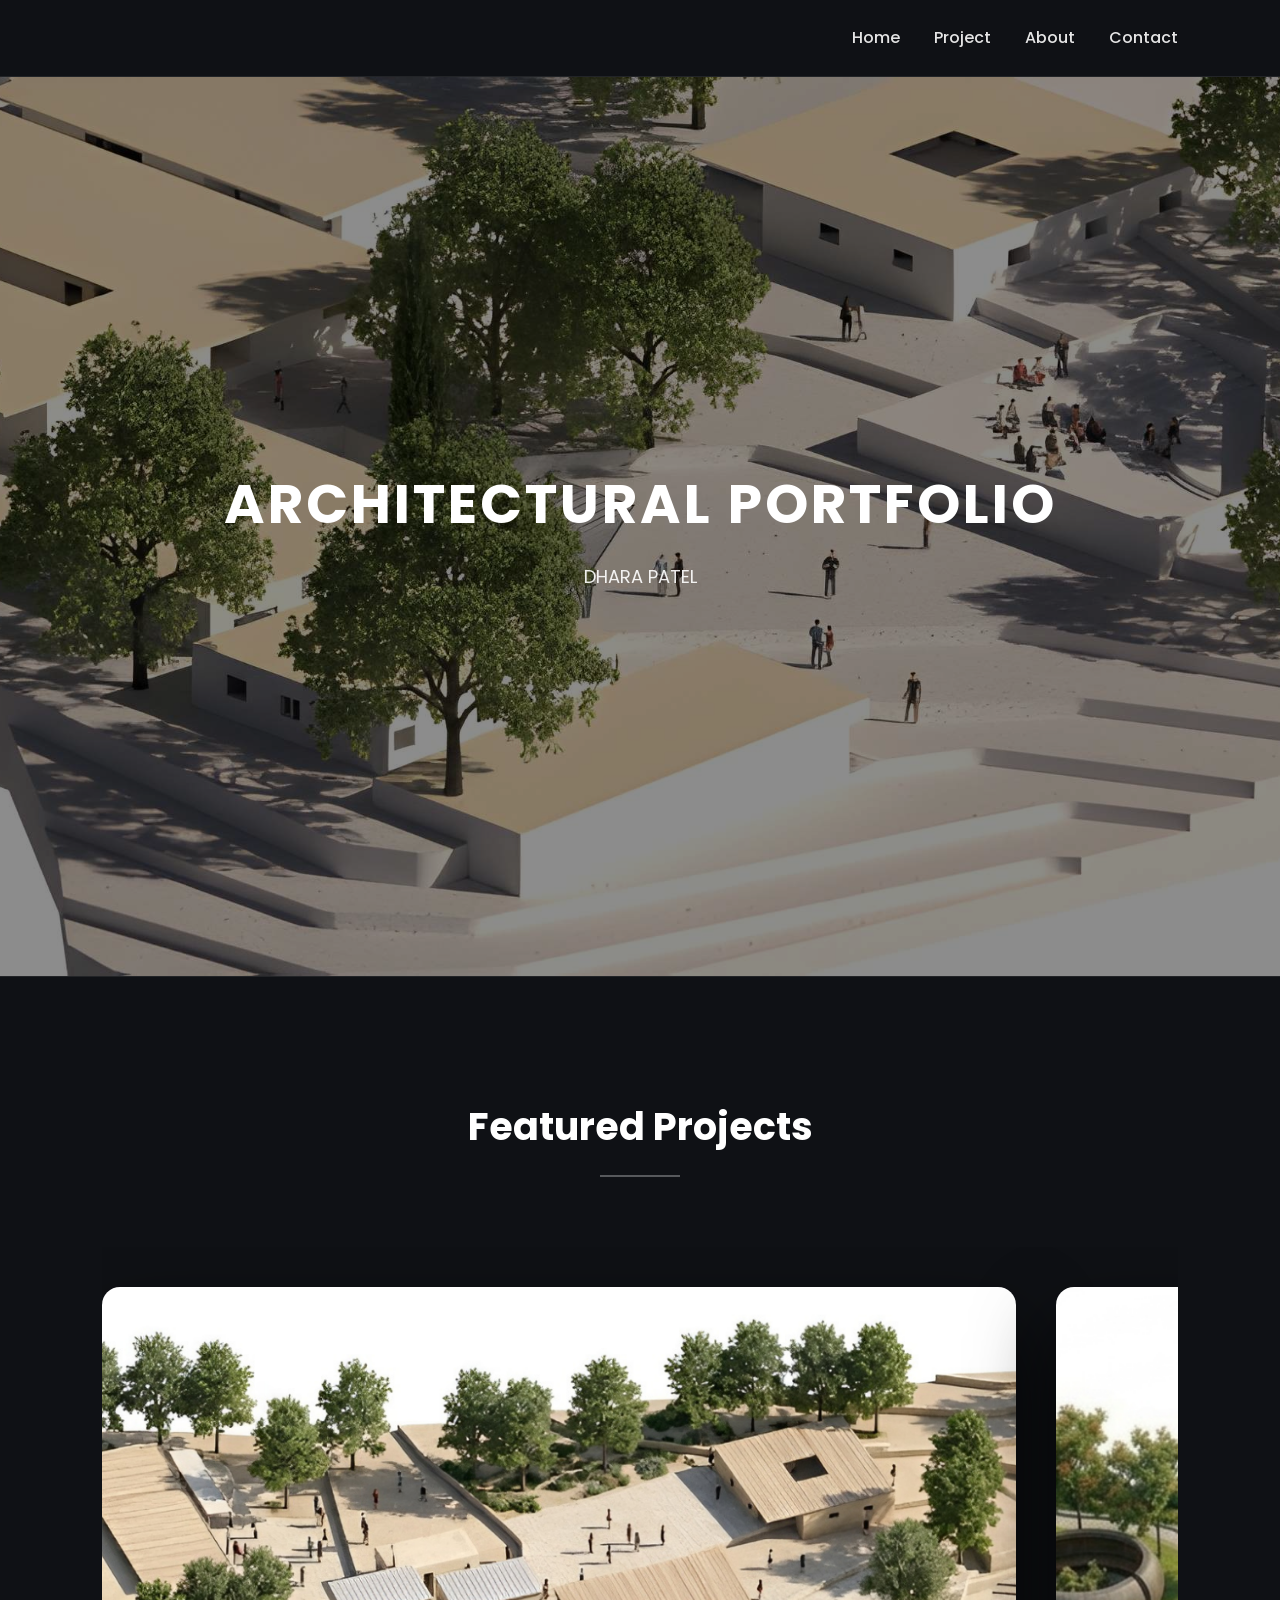
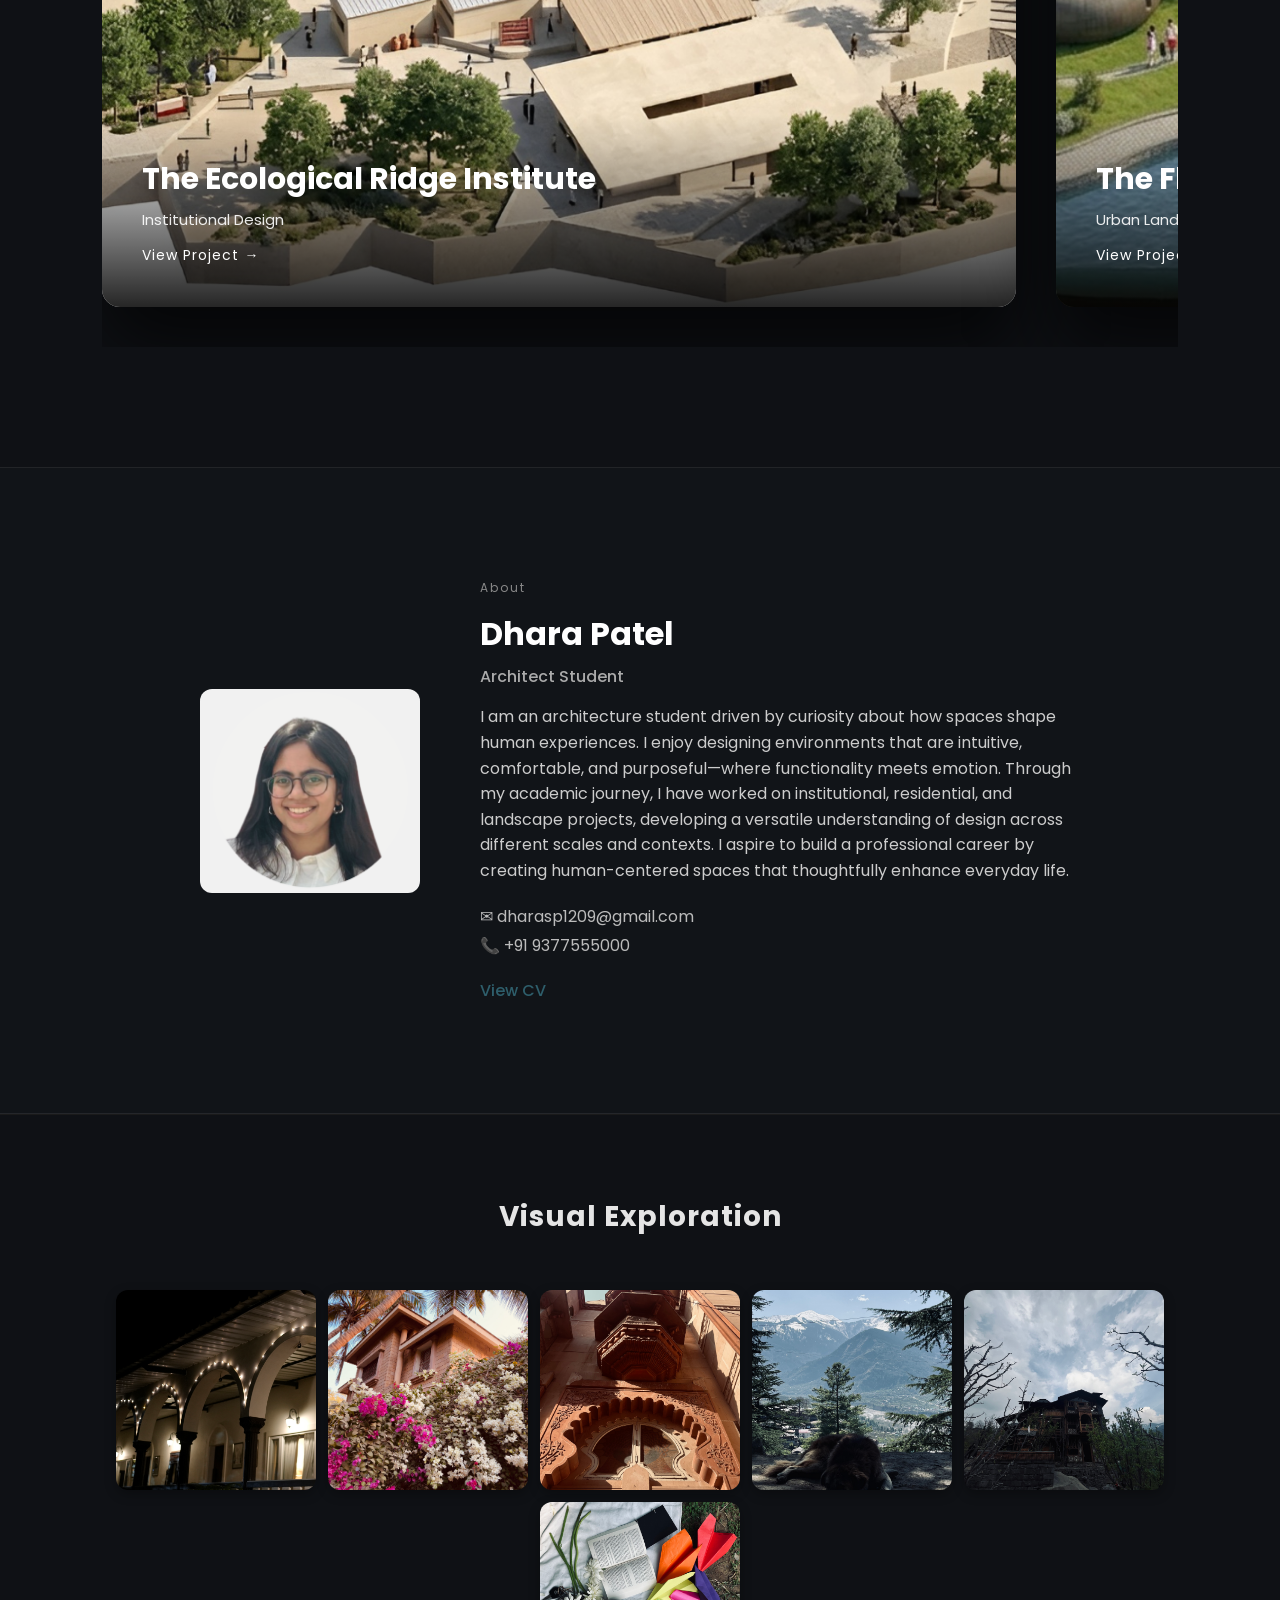
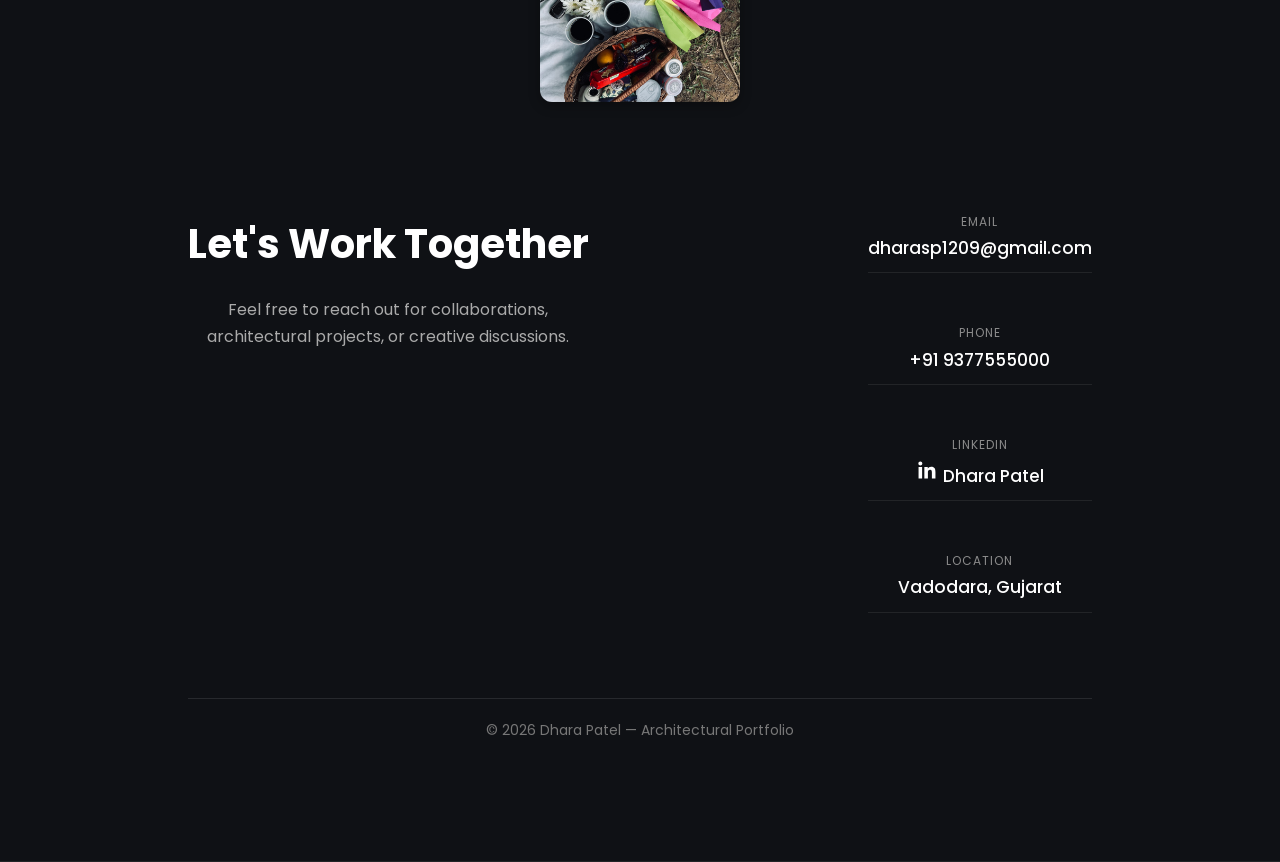
<file: index.html>
<!DOCTYPE html>
<html lang="en">

<head>

<meta charset="UTF-8">
<title>Architectural Portfolio</title>

<link rel="stylesheet" href="style.css">

<link href="https://fonts.googleapis.com/css2?family=Poppins:wght@300;500;700&display=swap" rel="stylesheet">

<style>
html{
scroll-behavior:smooth;
}
</style>

</head>


<body>


<!-- HEADER -->

<header>

<div class="logo"></div>

<nav>
<a href="index.html" >Home</a>
<a href="#gallery">Project</a>
<a href="#about">About</a>
<a href="#contact">Contact</a>
</nav>

</header>



<!-- HERO SECTION -->

<section class="hero">

<div class="hero-content">

<h1>ARCHITECTURAL PORTFOLIO</h1>
<p>DHARA PATEL</p>

</div>

</section>



<!-- FEATURED PROJECT SLIDER -->

<section id="gallery" class="projects-section">

<h2 class="projects-title">Featured Projects</h2>

<div class="projects-container">


<a href="project4.html" class="project-item">
<img src="PROJECT 01 - 05.png">

<div class="project-overlay">
<h3>The Ecological Ridge Institute</h3>
<p>Institutional Design</p>
<span>View Project →</span>
</div>

</a>



<a href="project1.html" class="project-item">
<img src="PROJECT 02 - 03 (1).png">

<div class="project-overlay">
<h3>The Flowpark</h3>
<p>Urban Landscape Design</p>
<span>View Project →</span>
</div>

</a>



<a href="project2.html" class="project-item">
<img src="PROJECT 03 - 01 (2).png" class="small-image3">

<div class="project-overlay">
<h3>Leisure Pod</h3>
<p>Compact Leisure Space</p>
<span>View Project →</span>
</div>

</a>



<a href="project3.html" class="project-item">
<img src="PROJECT 04 - 01 (2).png">

<div class="project-overlay">
<h3>The Loomyard</h3>
<p>A Weaving Cultural Hub</p>
<span>View Project →</span>
</div>

</a>
<a href="project5.html" class="project-item">
<img src="Gemini_Generated_Image_v9sd4rv9sd4rv9sd.png">

<div class="project-overlay">
<h3>Riva</h3>

<span>View Project →</span>
</div>

</a>
</section>



<!-- ABOUT SECTION -->

<section class="about-section" id="about">

<div class="profile-container">


<div class="profile-image">
<img src="profile.png" alt="Profile Photo">
</div>








<div class="profile-info">

<p class="profile-tag">About</p>

<h2>Dhara Patel</h2>

<h4>Architect Student</h4>


<p class="profile-desc">

I am an architecture student driven by curiosity about how spaces shape human experiences.
I enjoy designing environments that are intuitive, comfortable, and purposeful—where functionality meets emotion.

Through my academic journey, I have worked on institutional, residential, and landscape projects, developing a versatile understanding of design across different scales and contexts.

I aspire to build a professional career by creating human-centered spaces that thoughtfully enhance everyday life.

</p>



<div class="contact-info" id="contact">

<p>✉ dharasp1209@gmail.com</p>

<p>📞 +91 9377555000</p>

</div>



<a href="CV 1.png" target="_blank" class="cv-btn">View CV</a>

</div>

</div>

</section>

<section class="visual-section">

<h2 class="visual-title">Visual Exploration</h2>


<div class="image-gallery">
  <a href="#img1"><img src="IMG_0175.JPEG"></a>
  <a href="#img2"><img src="IMG_2571.jpg"></a>
  <a href="#img3"><img src="IMG_6272.jpg"></a>
  <a href="#img4"><img src="IMG_7565.jpg"></a>
  <a href="#img5"><img src="IMG_8298.jpg"></a>
  <a href="#img6"><img src="IMG_9705.jpg"></a>
</div>

<!-- Lightbox -->
<div id="img1" class="lightbox"><a href="#"><img src="IMG_0175.JPEG"></a></div>
<div id="img2" class="lightbox"><a href="#"><img src="IMG_2571.jpg"></a></div>
<div id="img3" class="lightbox"><a href="#"><img src="IMG_6272.jpg"></a></div>
<div id="img4" class="lightbox"><a href="#"><img src="IMG_7565.jpg"></a></div>
<div id="img5" class="lightbox"><a href="#"><img src="IMG_8298.jpg"></a></div>
<div id="img6" class="lightbox"><a href="#"><img src="IMG_9705.jpg"></a></div>



<footer class="footer">

<div class="footer-container">


<div class="footer-left">

<h2>Let's Work Together</h2>

<p>
Feel free to reach out for collaborations, architectural projects, or creative discussions.
</p>

</div>



<div class="footer-right">


<div class="footer-contact">

<p>Email</p>

<a href="https://mail.google.com/mail/?view=cm&fs=1&to=dharasp1209@gmail.com" target="_blank">
dharasp1209@gmail.com
</a>
</div>



<div class="footer-contact">

<p>Phone</p>

<a href="tel:+919377555000">+91 9377555000</a>

</div>





<div class="footer-contact">

<p>LinkedIn</p>

<a href="https://www.linkedin.com/in/dhara-patel-5b76373b4?utm_source=share_via&utm_content=profile&utm_medium=member_ios" target="_blank" class="linkedin-link">

<svg xmlns="http://www.w3.org/2000/svg" width="24" height="24" fill="currentColor" viewBox="0 0 24 24">

<path d="M20.447 20.452H16.89v-5.569c0-1.327-.026-3.036-1.849-3.036-1.849 0-2.132 1.445-2.132 2.939v5.666H9.354V9h3.414v1.561h.049c.476-.9 1.637-1.849 3.368-1.849 3.6 0 4.264 2.368 4.264 5.455v6.285zM5.337 7.433c-1.099 0-1.99-.891-1.99-1.99s.891-1.99 1.99-1.99c1.099 0 1.99.891 1.99 1.99s-.891 1.99-1.99 1.99zM7.119 20.452H3.555V9h3.564v11.452z"/>

</svg>

<span>Dhara Patel</span>

</a>

</div>

<div class="footer-contact">

<p>Location</p>

<span>Vadodara, Gujarat</span>

</div>



</div>

</div>



<div class="footer-bottom">

<p>© 2026 Dhara Patel — Architectural Portfolio</p>

</div>

</footer>



<script>

const projects = document.querySelectorAll(".project-item");

const observer = new IntersectionObserver((entries) => {

entries.forEach(entry => {

if(entry.isIntersecting){

entry.target.classList.add("show");

}

});

},{threshold:0.25});

projects.forEach(project => {

observer.observe(project);

});

</script>


</body>
</html>
</file>
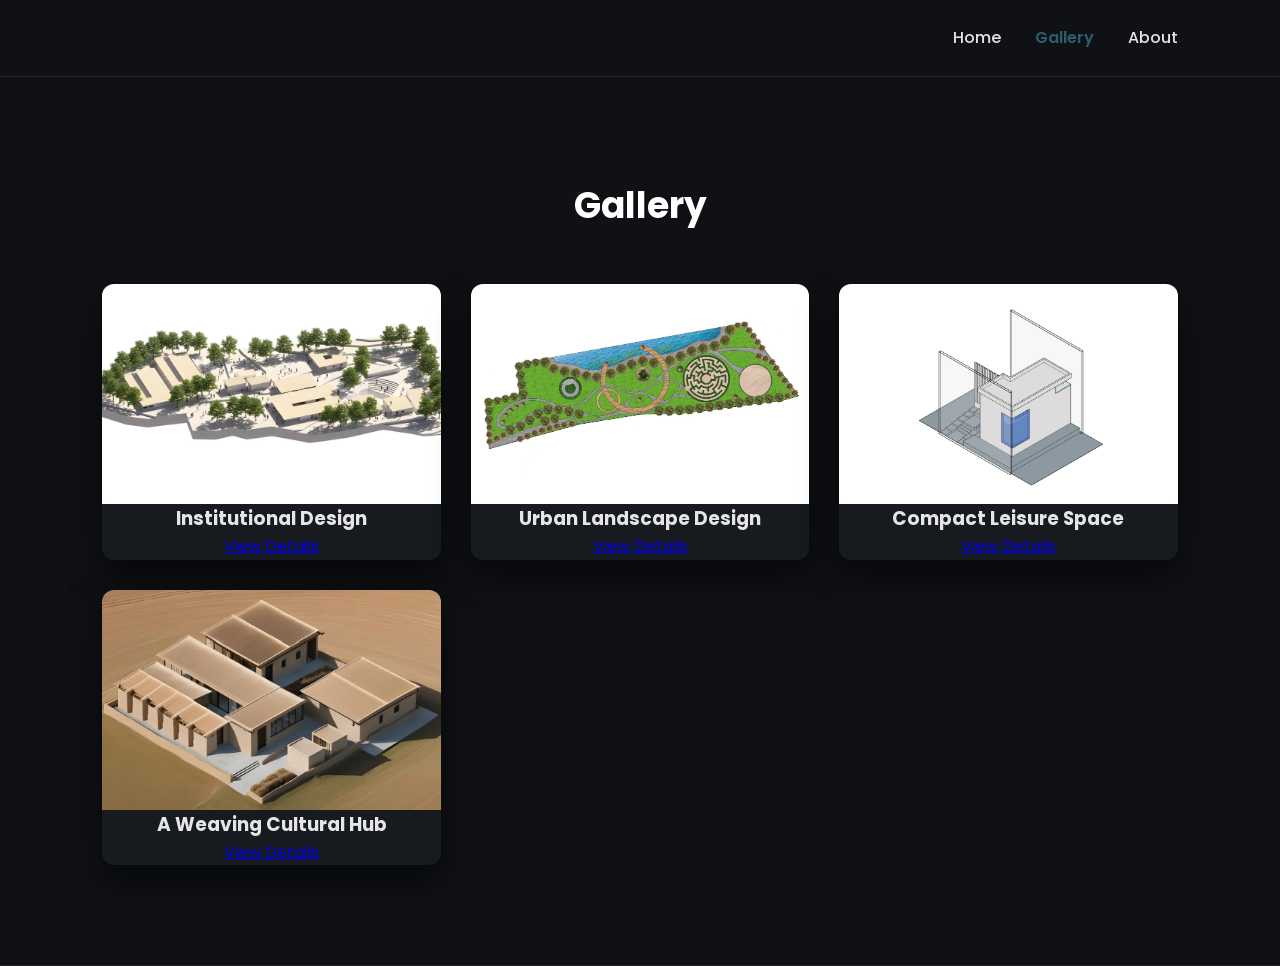
<file: gallery.html>
<!DOCTYPE html>
<html lang="en">
<head>
  <meta charset="UTF-8">
  <meta name="viewport" content="width=device-width, initial-scale=1.0">
  <title>Gallery </title>
  <link rel="stylesheet" href="style.css">
  <link href="https://fonts.googleapis.com/css2?family=Poppins:wght@300;500;700&display=swap" rel="stylesheet">
</head>

<body>

<header>
  <div class="logo"></div>
  <nav>
    <a href="index.html">Home</a>
    <a href="gallery.html" class="active">Gallery</a>
    <a href="index.html#about">About</a>
    
  </nav>
</header>

<section class="gallery-page">
  <h1>Gallery</h1>


  <div class="gallery-grid">
    <div class="project-card">
      <img src="PROJECT 4.jpg.jpeg">
      <h3>Institutional Design</h3>
      
      <a href="project4.html">View Details</a>
    </div>


    <div class="project-card">
      <img src="PROJECT 1.png">
      <h3>Urban Landscape Design</h3>
      
      <a href="project1.html">View Details</a>
    </div>

    <div class="project-card">
      <img src="PROJECT 2.png">
      <h3>Compact Leisure Space</h3>
      
      <a href="project2.html">View Details</a>
    </div>

    <div class="project-card">
      <img src="PROJECT 3.png">
      <h3>A Weaving Cultural Hub</h3>
      
      <a href="project3.html">View Details</a>
    </div>


   

  </div>
</section>



</body>
</html>
</file>
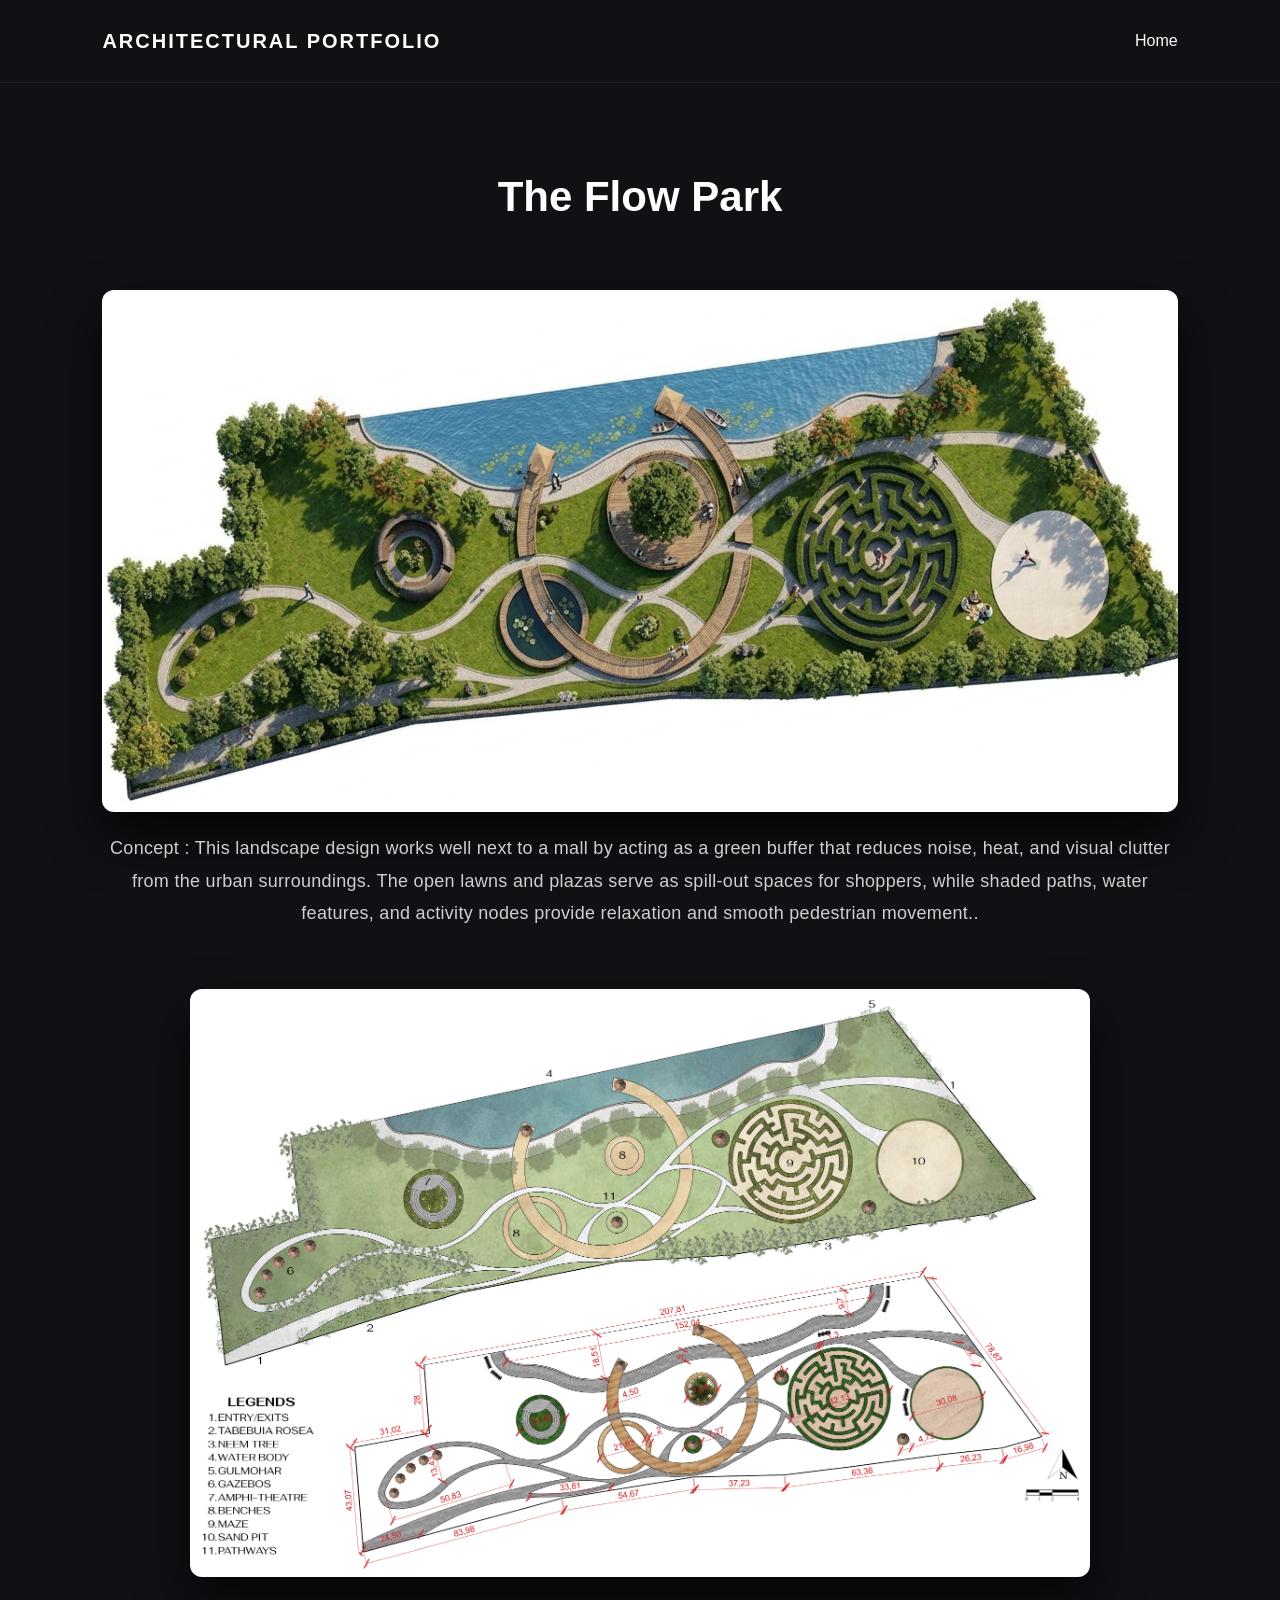
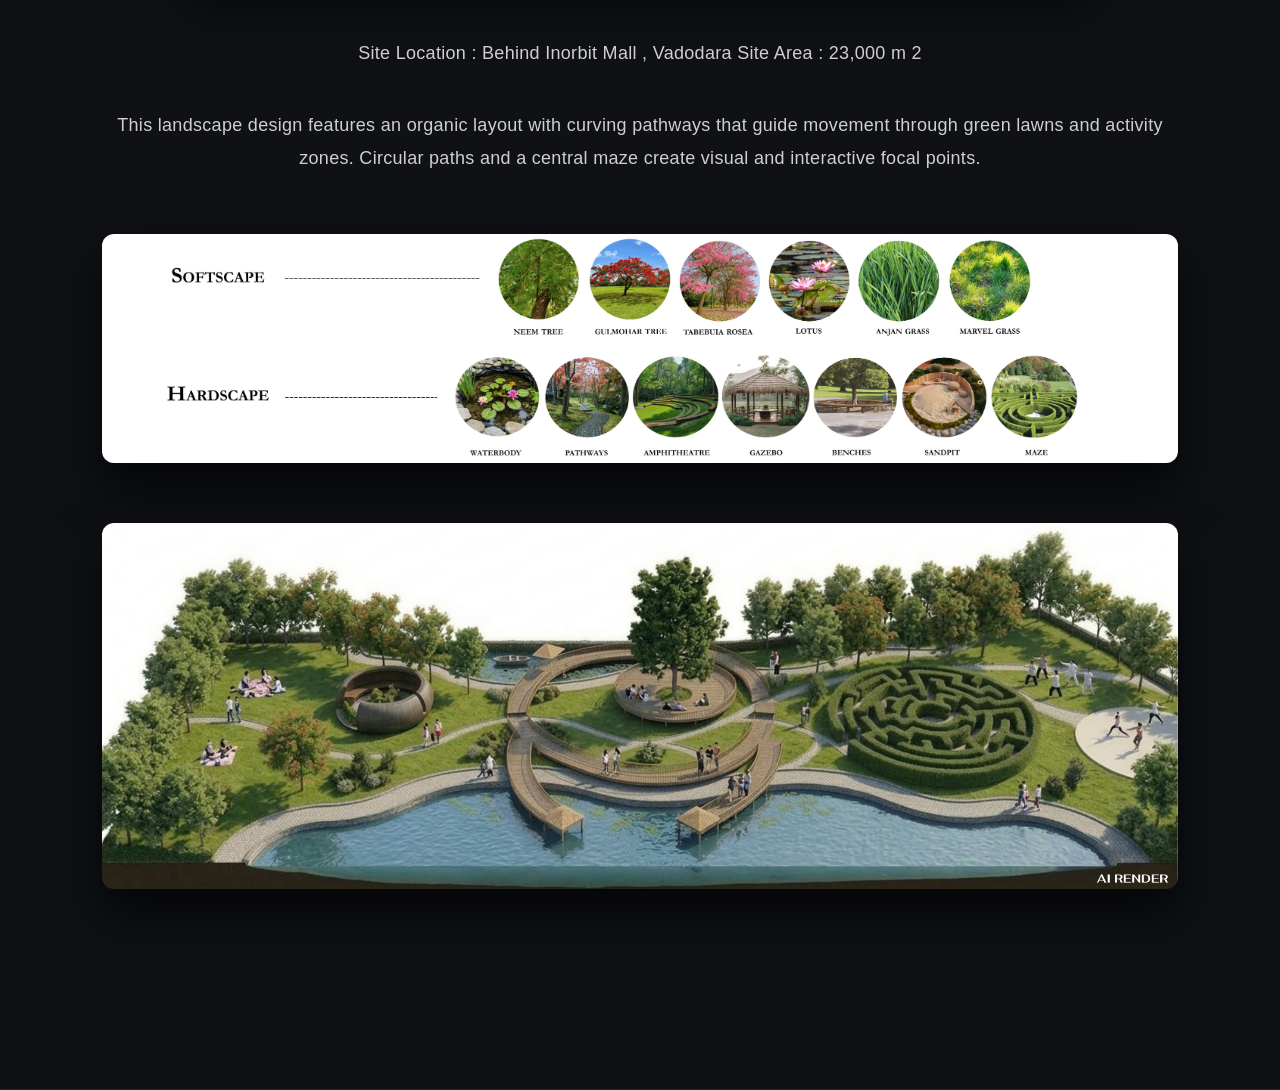
<file: project1.html>
<!DOCTYPE html>
<html lang="en">

<head>

<meta charset="UTF-8">
<title>The Flow Park</title>

<link rel="stylesheet" href="style.css">

<style>

/* PAGE */

body{
margin:0;
font-family:'Poppins',sans-serif;
background:#0f1115;
color:white;
}


/* HEADER */

header{
display:flex;
justify-content:space-between;
align-items:center;
padding:25px 8%;
border-bottom:1px solid #222;
}

.logo{
font-size:20px;
letter-spacing:2px;
}

nav a{
color:white;
text-decoration:none;
font-size:16px;
}


/* PROJECT PAGE */

.project-page{
padding:80px 8%;
text-align:center;
}

.project-page h1{
font-size:42px;
margin-bottom:60px;
}


/* CONTENT LAYOUT */

.project-content{
max-width:1100px;
margin:auto;
display:flex;
flex-direction:column;
gap:70px;
text-align:left;
}


/* TEXT */

.project-block p{
font-size:18px;
line-height:1.8;
color:#cfcfcf;
letter-spacing:0.3px;
}


/* IMAGE */

.project-block img{
width:100%;
border-radius:12px;
cursor:pointer;
box-shadow:0 25px 50px rgba(0,0,0,0.7);
transition:0.4s;
}

.project-block img:hover{
transform:scale(1.02);
}


/* FULLSCREEN IMAGE VIEWER */

#imageViewer{
position:fixed;
top:0;
left:0;
width:100%;
height:100%;
background:rgba(0,0,0,0.95);
display:none;
justify-content:center;
align-items:center;
z-index:999;
}

#viewerImg{
max-width:90%;
max-height:90%;
border-radius:10px;
}

#closeBtn{
position:absolute;
top:30px;
right:40px;
font-size:40px;
color:white;
cursor:pointer;
}

</style>

</head>


<body>


<header>

<div class="logo">ARCHITECTURAL PORTFOLIO</div>

<nav>
<a href="index.html">Home</a>
</nav>

</header>



<section class="project-page">

<h1>The Flow Park</h1>


<div class="project-content">


<!-- TEXT -->




<!-- IMAGE -->

<div class="project-block">

<img src="PROJECT 02 - 01 (2).png" onclick="openImage(this.src)">


<div class="project-block">

<p>
Concept : This landscape design works well next to a mall by acting as a green buffer that reduces noise, heat, and visual clutter from the urban surroundings. The open lawns and plazas serve as spill-out spaces for shoppers, while shaded paths, water features, and activity nodes provide relaxation and smooth pedestrian movement..
</p>

</div>
<div class="project-block">

<img src="PRO 2.png" class="small-image2" onclick="openImage(this.src)">

</div>


<!-- TEXT -->

<div class="project-block">

<p>
Site Location : Behind Inorbit Mall , Vadodara
Site Area : 23,000 m 2
</p>




<p>
This landscape design features an organic layout with curving pathways that guide movement through green lawns and activity zones. Circular paths and a central maze create visual and interactive focal points.
</p>


</div>


<!-- IMAGE -->
 <div class="project-block">

<img src="PRO 2 02.jpg.jpeg" onclick="openImage(this.src)">

</div>

<div class="project-block">

<img src="PROJECT 02 - 03 (1).png" onclick="openImage(this.src)">

</div>


</section>



<!-- FULLSCREEN IMAGE VIEWER -->

<div id="imageViewer">

<span id="closeBtn" onclick="closeImage()">✕</span>

<img id="viewerImg">

</div>



<script>

function openImage(src){
document.getElementById("imageViewer").style.display="flex";
document.getElementById("viewerImg").src=src;
}

function closeImage(){
document.getElementById("imageViewer").style.display="none";
}

</script>


</body>
</html>
</file>
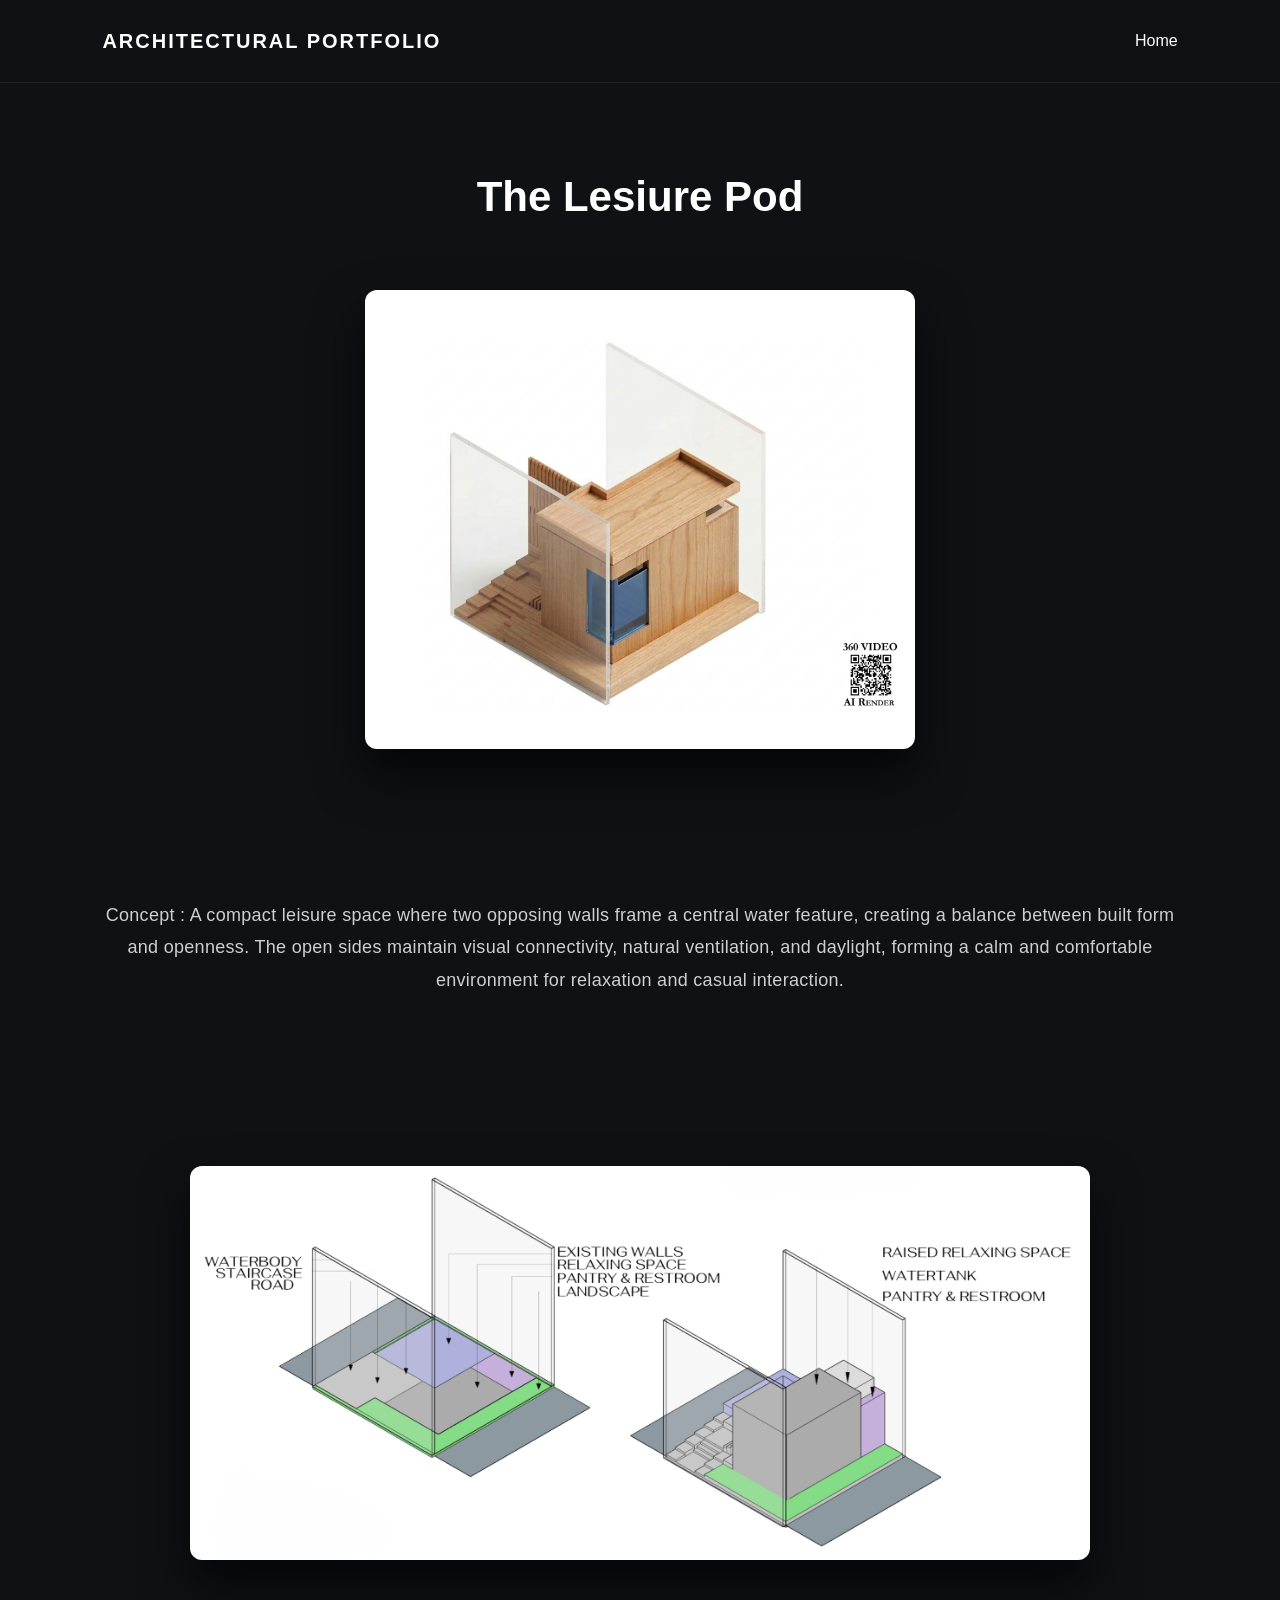
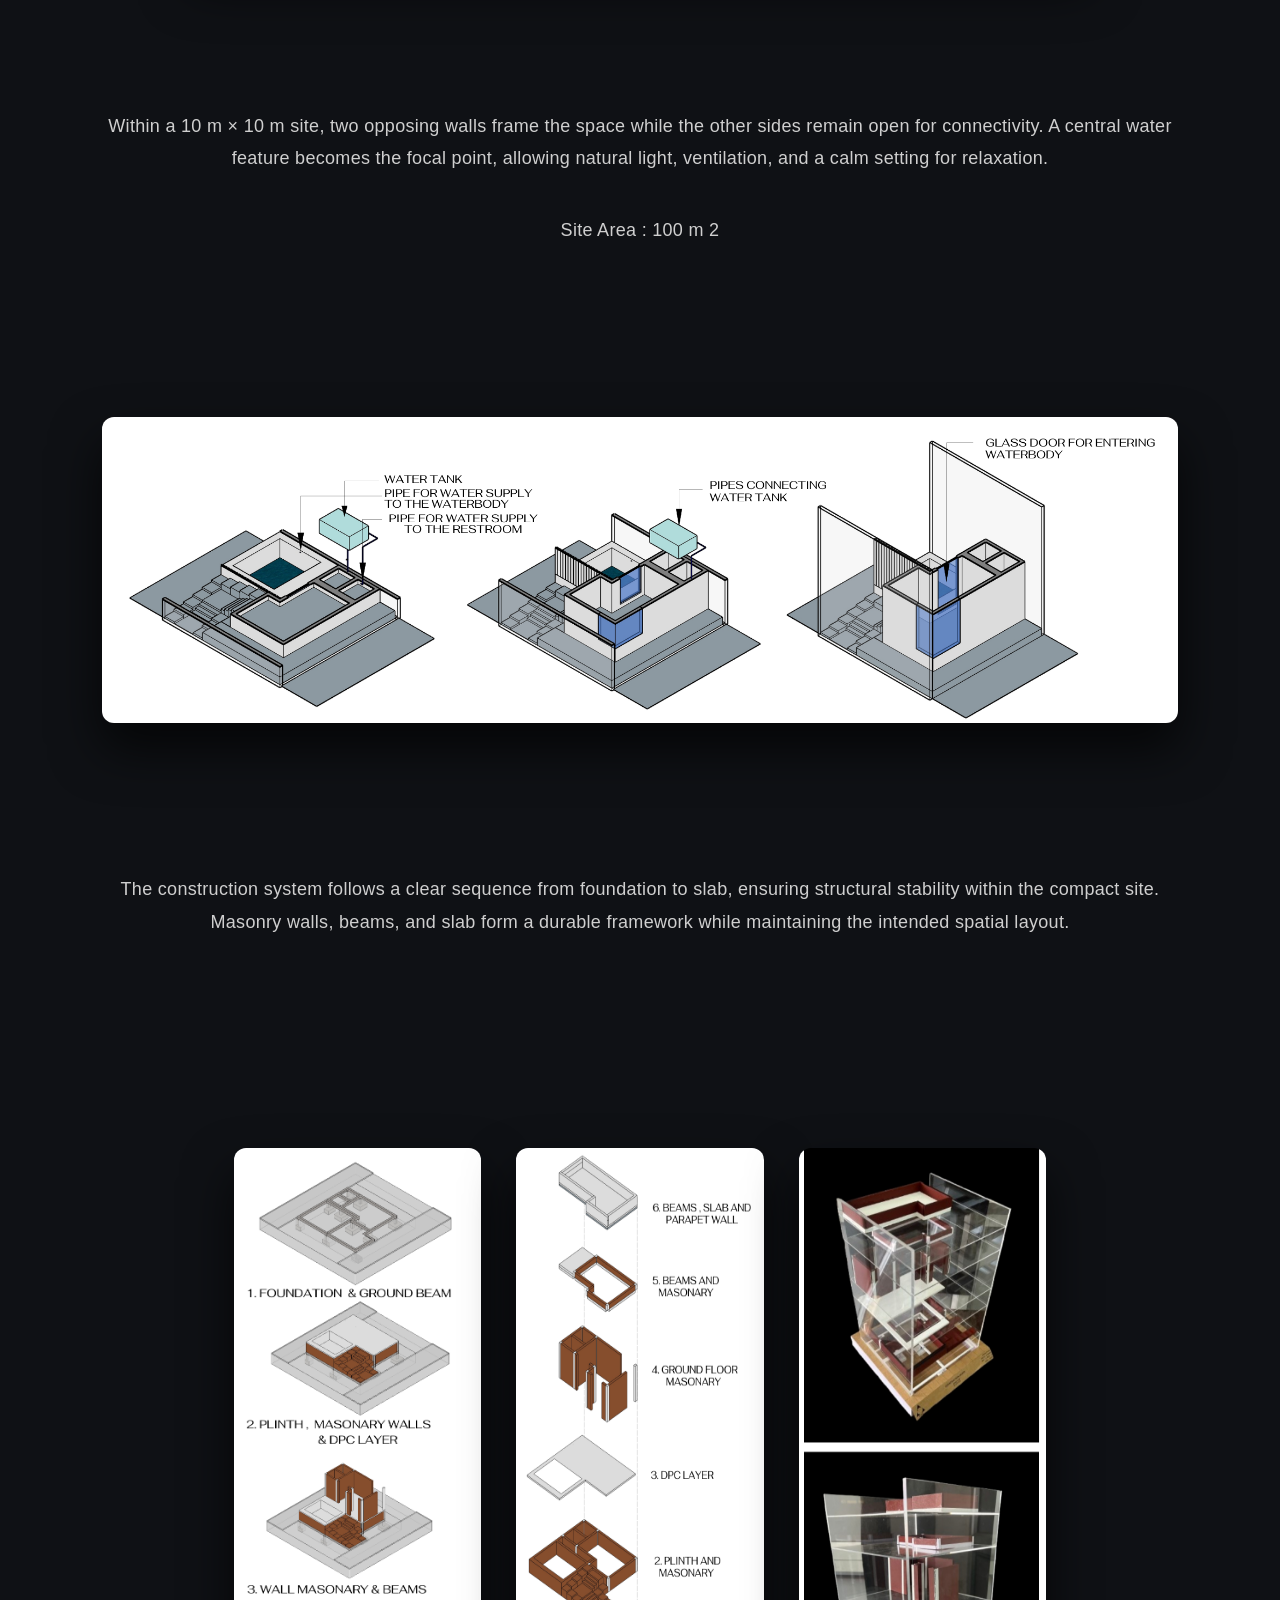
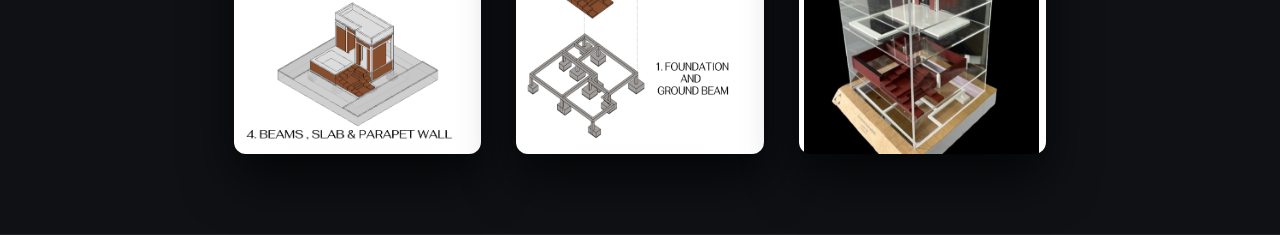
<file: project2.html>
<!DOCTYPE html>
<html lang="en">

<head>

<meta charset="UTF-8">
<title>The Lesiure Pod</title>

<link rel="stylesheet" href="style.css">

<style>

/* PAGE */

body{
margin:0;
font-family:'Poppins',sans-serif;
background:#0f1115;
color:white;
}


/* HEADER */

header{
display:flex;
justify-content:space-between;
align-items:center;
padding:25px 8%;
border-bottom:1px solid #222;
}

.logo{
font-size:20px;
letter-spacing:2px;
}

nav a{
color:white;
text-decoration:none;
font-size:16px;
}


/* PROJECT PAGE */

.project-page{
padding:80px 8%;
text-align:center;
}

.project-page h1{
font-size:42px;
margin-bottom:60px;
}


/* CONTENT LAYOUT */

.project-content{
max-width:1100px;
margin:auto;
display:flex;
flex-direction:column;
gap:70px;
text-align:left;
}


/* TEXT */

.project-block p{
font-size:18px;
line-height:1.8;
color:#cfcfcf;
letter-spacing:0.3px;
}


/* IMAGE */

.project-block img{
width:100%;
border-radius:12px;
cursor:pointer;
box-shadow:0 25px 50px rgba(0,0,0,0.7);
transition:0.4s;
}

.project-block img:hover{
transform:scale(1.02);
}


/* FULLSCREEN IMAGE VIEWER */

#imageViewer{
position:fixed;
top:0;
left:0;
width:100%;
height:100%;
background:rgba(0,0,0,0.95);
display:none;
justify-content:center;
align-items:center;
z-index:999;
}

#viewerImg{
max-width:90%;
max-height:90%;
border-radius:10px;
}

#closeBtn{
position:absolute;
top:30px;
right:40px;
font-size:40px;
color:white;
cursor:pointer;
}

</style>

</head>


<body>


<header>

<div class="logo">ARCHITECTURAL PORTFOLIO</div>

<nav>
<a href="index.html">Home</a>
</nav>

</header>



<section class="project-page">

<h1>The Lesiure Pod</h1>


<div class="project-content">


<!-- TEXT -->




<!-- IMAGE -->

<div class="project-block">

<img src="15.png" class="small-image3" onclick="openImage(this.src)">

</div>
<div class="project-block">

<p>
Concept : A compact leisure space where two opposing walls frame a central water feature, creating a balance between built form and openness. The open sides maintain visual connectivity, natural ventilation, and daylight, forming a calm and comfortable environment for relaxation and casual interaction.
</p>

</div>
<div class="project-block">

<img src="PRO 3 1.jpg.jpeg"  class="small-image2"  onclick="openImage(this.src)">

</div>


<!-- TEXT -->

<div class="project-block">

<p>
Within a 10 m × 10 m site, two opposing walls frame the space while the other sides remain open for connectivity. A central water feature becomes the focal point, allowing natural light, ventilation, and a calm setting for relaxation.
</p>
<p>
Site Area : 100 m 2
</p>
</div>


<!-- IMAGE -->

<div class="project-block">

<img src="PROJECT 03 - 03 (1).png" onclick="openImage(this.src)">

</div>


<div class="project-block">

<p>
The construction system follows a clear sequence from foundation to slab, ensuring structural stability within the compact site. Masonry walls, beams, and slab form a durable framework while maintaining the intended spatial layout.
</p>

</div>
<div class="image-row">

<img src="PROJECT 03 - 04.png" onclick="openImage(this.src)">
<img src="PROJECT 03 - 05.png" onclick="openImage(this.src)">
<img src="PROJECT 03 - 06.png" onclick="openImage(this.src)">

</div>

</section>



<!-- FULLSCREEN IMAGE VIEWER -->

<div id="imageViewer">

<span id="closeBtn" onclick="closeImage()">✕</span>

<img id="viewerImg">

</div>



<script>

function openImage(src){
document.getElementById("imageViewer").style.display="flex";
document.getElementById("viewerImg").src=src;
}

function closeImage(){
document.getElementById("imageViewer").style.display="none";
}

</script>


</body>
</html>
</file>
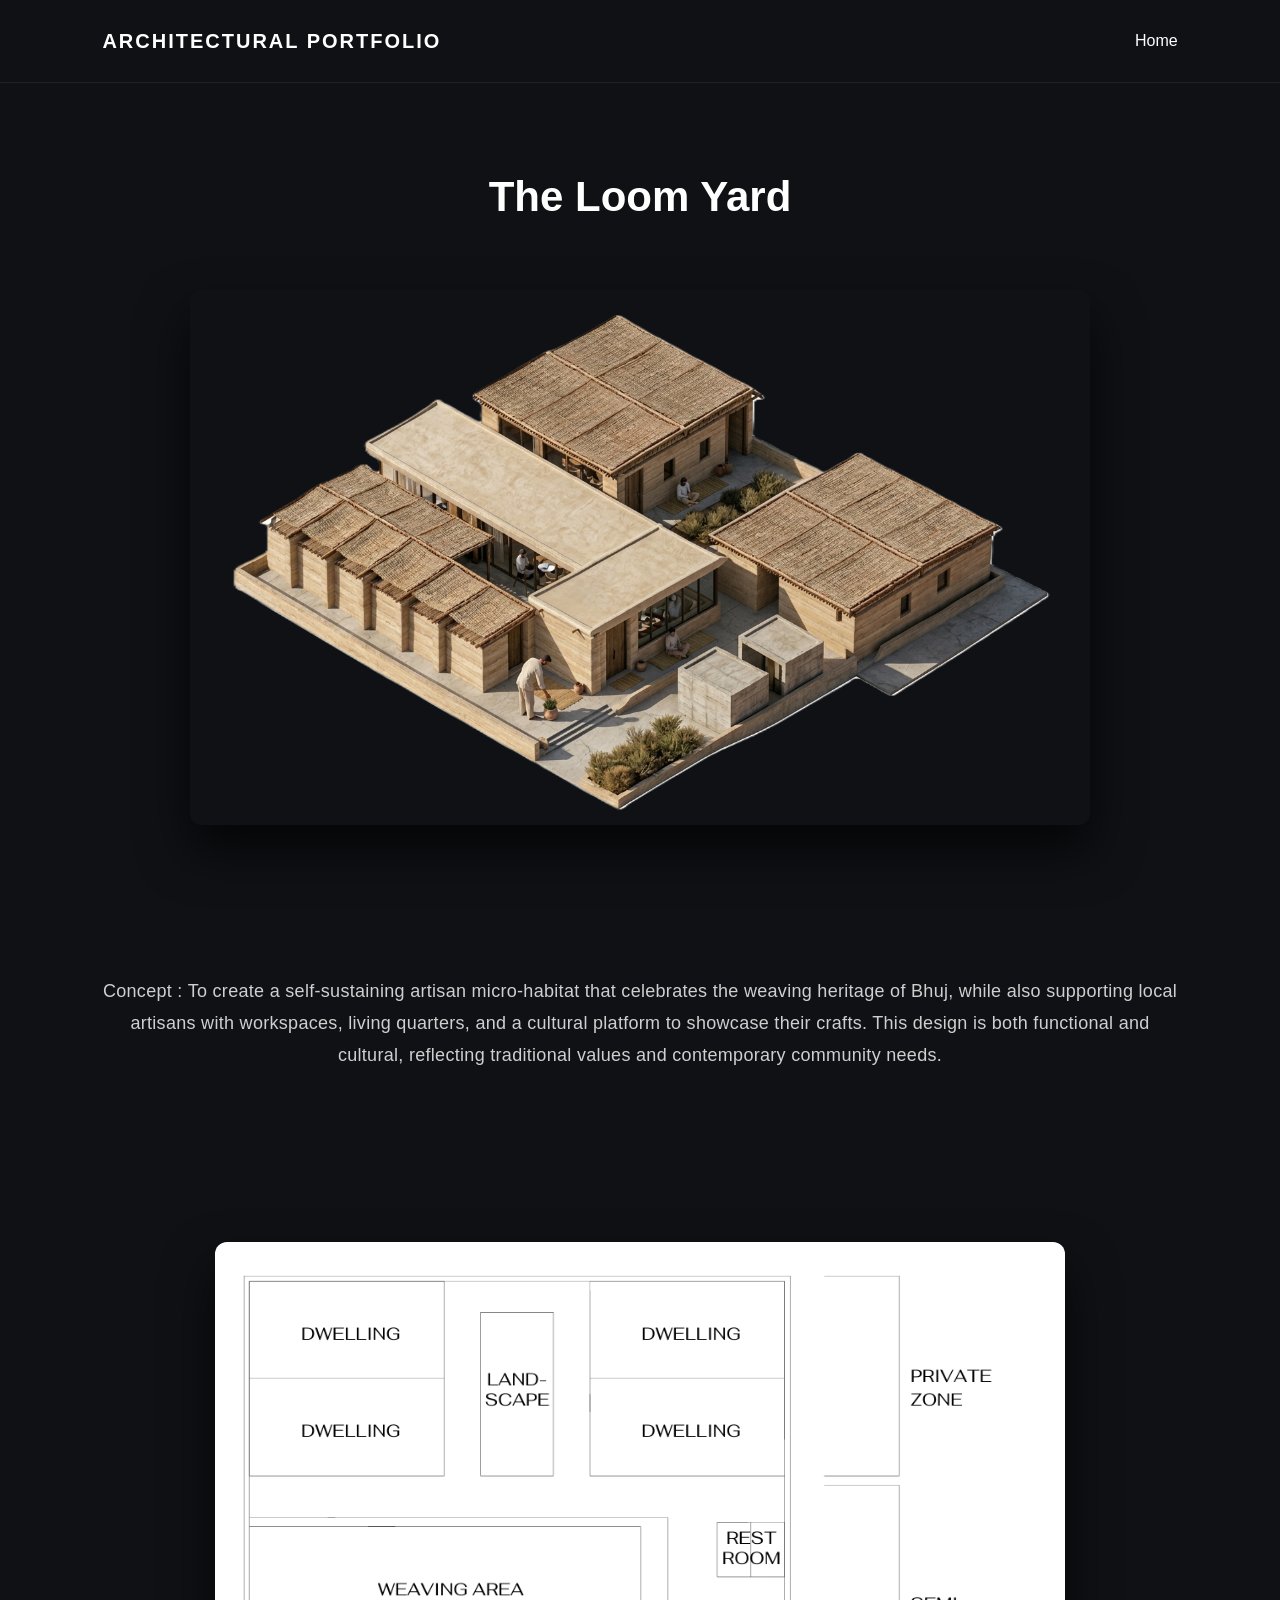
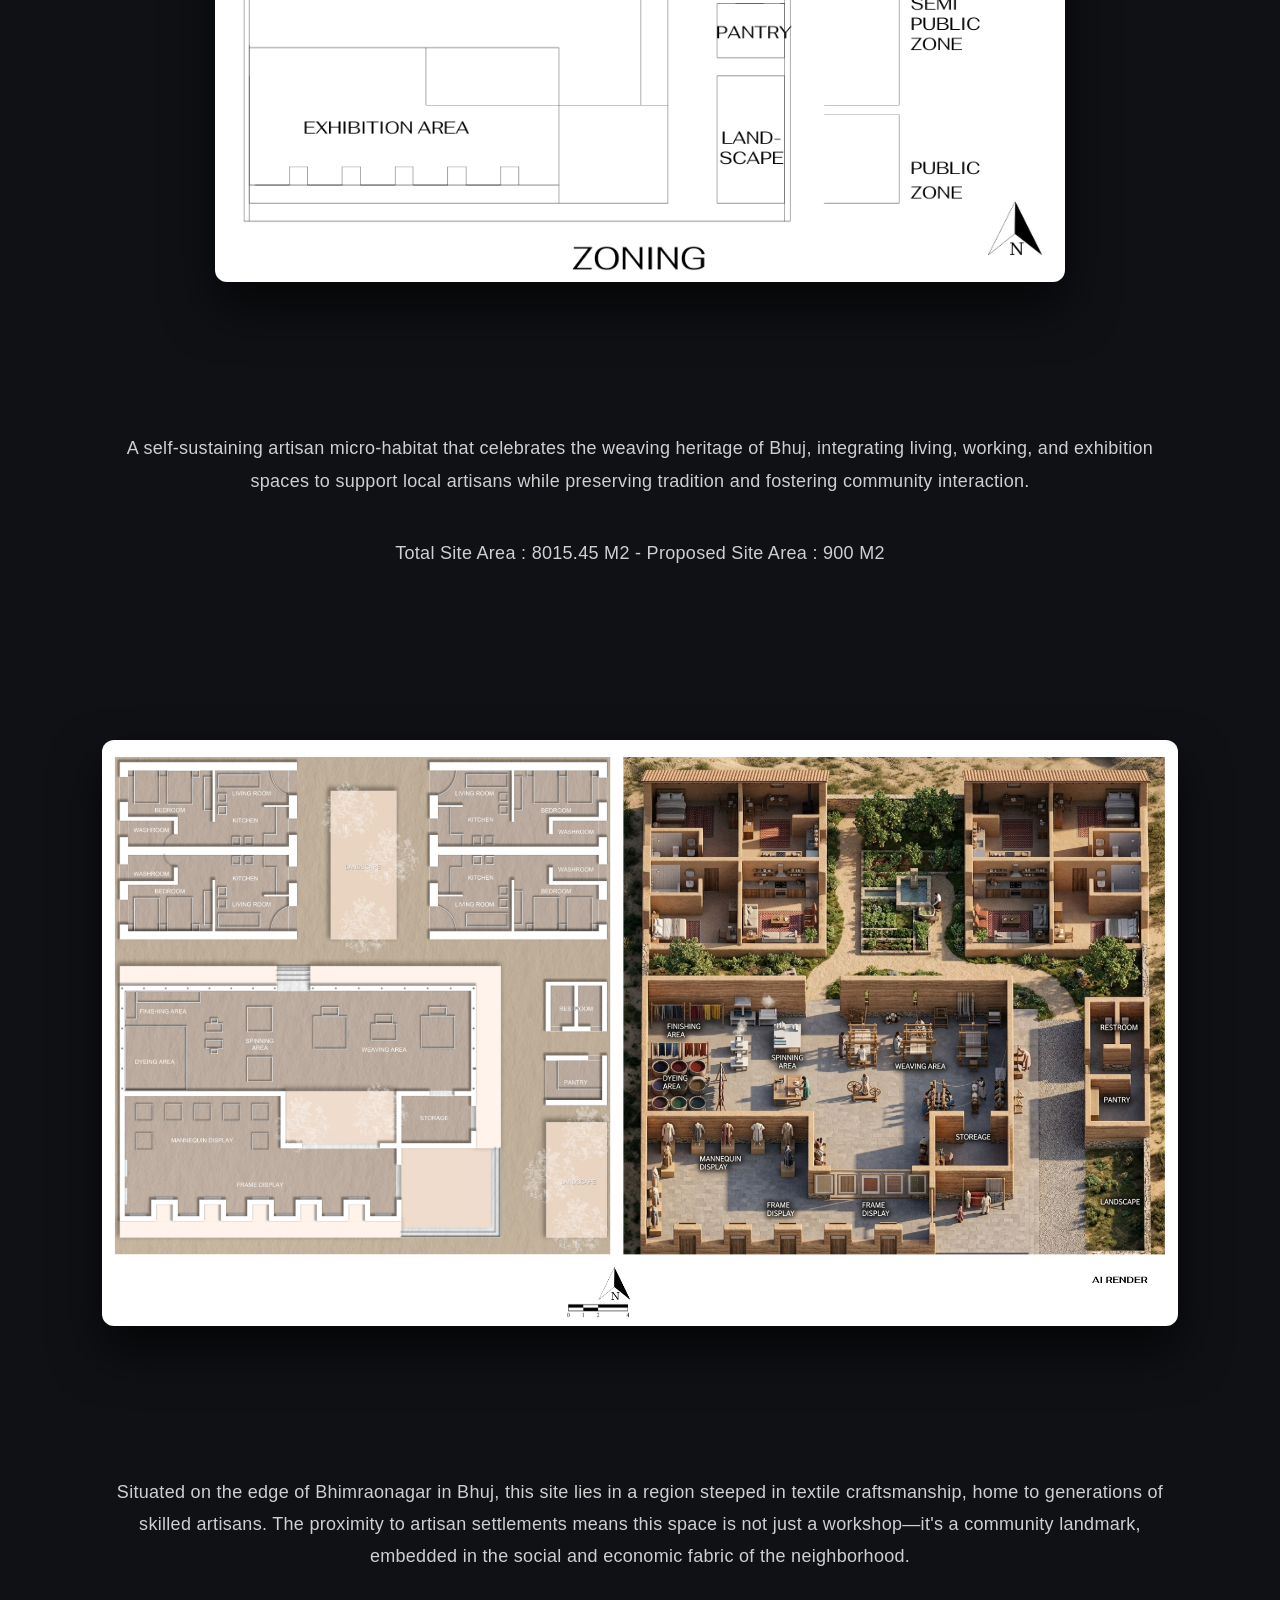
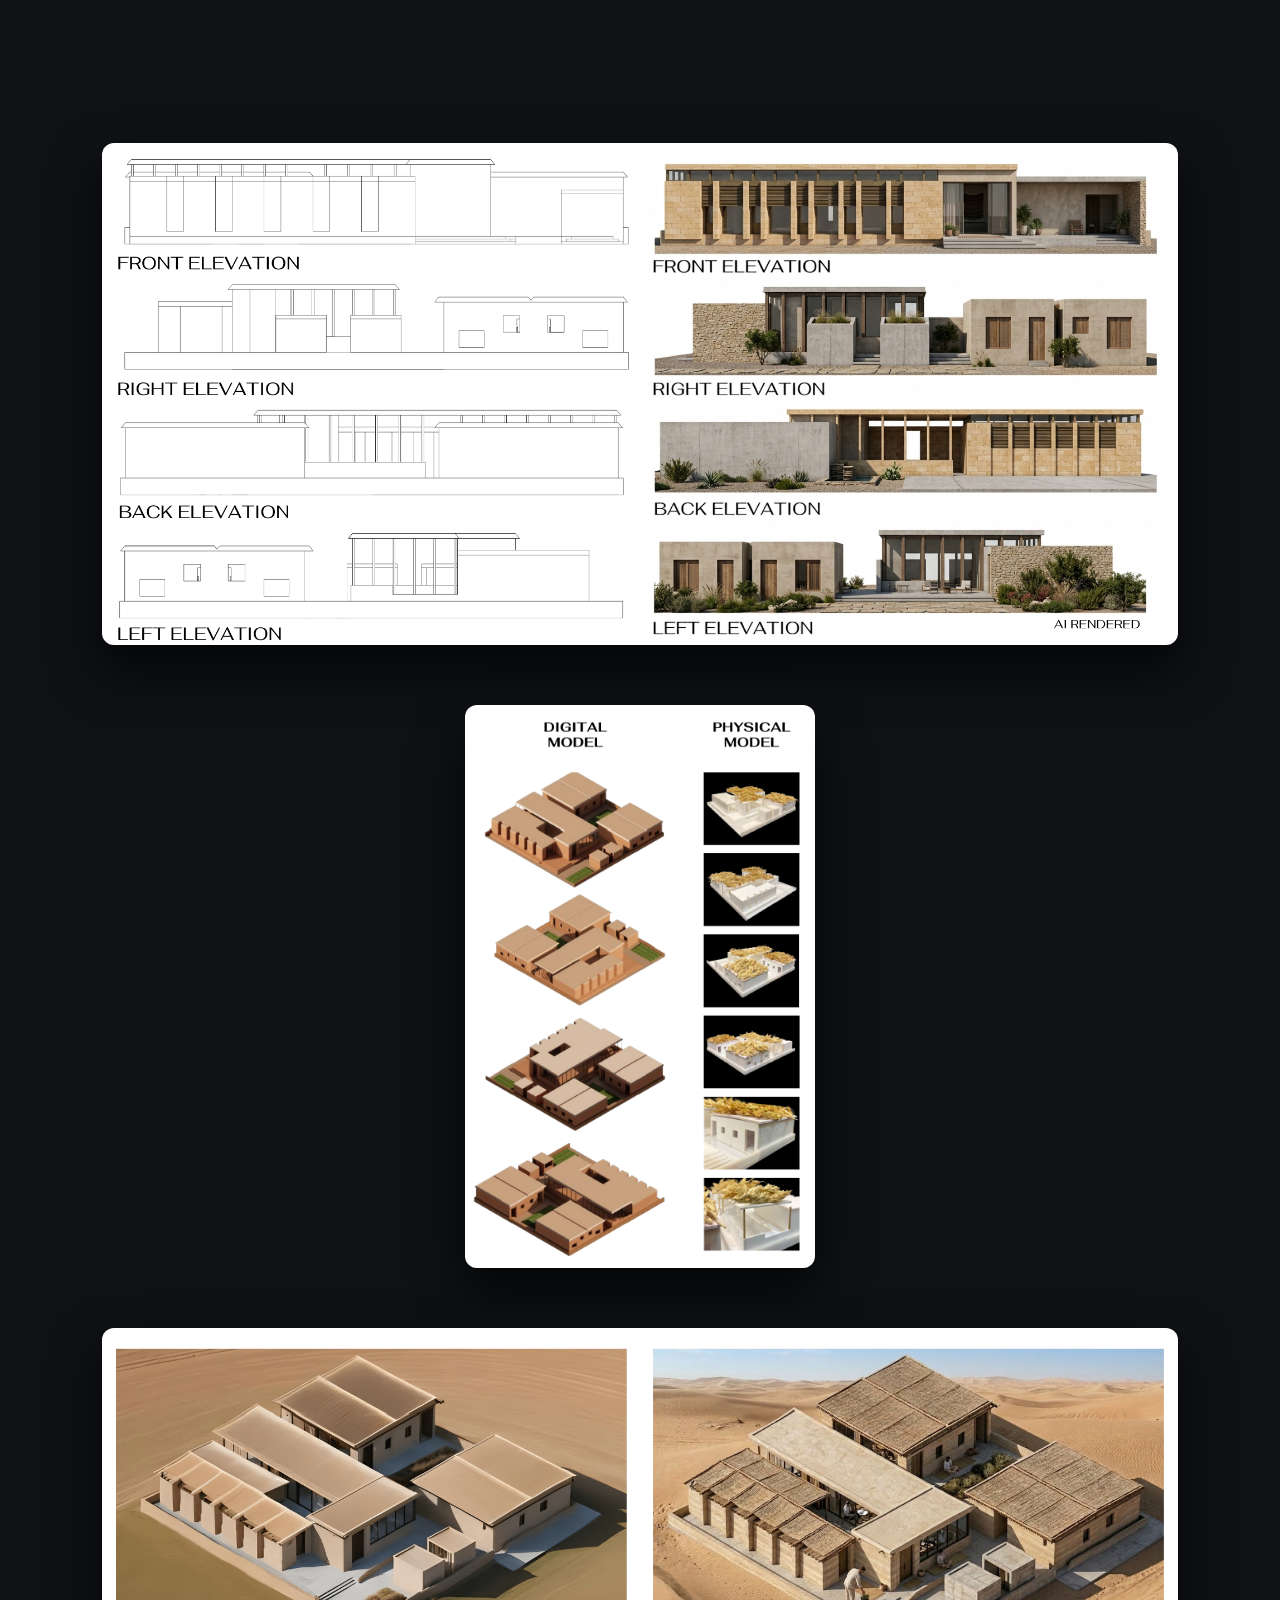
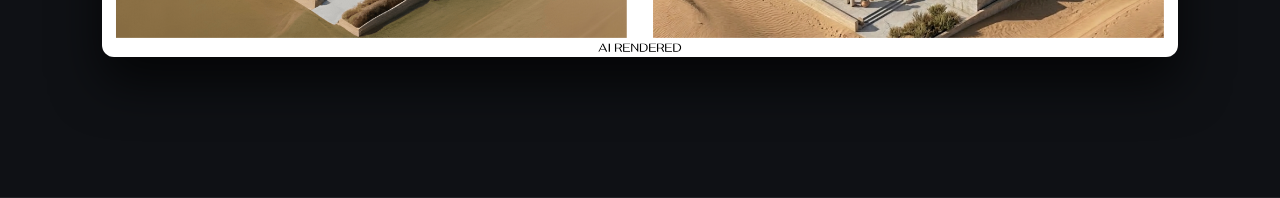
<file: project3.html>
<!DOCTYPE html>
<html lang="en">

<head>

<meta charset="UTF-8">
<title>The Loom Yard</title>

<link rel="stylesheet" href="style.css">

<style>

/* PAGE */

body{
margin:0;
font-family:'Poppins',sans-serif;
background:#0f1115;
color:white;
}


/* HEADER */

header{
display:flex;
justify-content:space-between;
align-items:center;
padding:25px 8%;
border-bottom:1px solid #222;
}

.logo{
font-size:20px;
letter-spacing:2px;
}

nav a{
color:white;
text-decoration:none;
font-size:16px;
}


/* PROJECT PAGE */

.project-page{
padding:80px 8%;
text-align:center;
}

.project-page h1{
font-size:42px;
margin-bottom:60px;
}


/* CONTENT LAYOUT */

.project-content{
max-width:1100px;
margin:auto;
display:flex;
flex-direction:column;
gap:70px;
text-align:left;
}


/* TEXT */

.project-block p{
font-size:18px;
line-height:1.8;
color:#cfcfcf;
letter-spacing:0.3px;
}


/* IMAGE */

.project-block img{
width:100%;
border-radius:12px;
cursor:pointer;
box-shadow:0 25px 50px rgba(0,0,0,0.7);
transition:0.4s;
}

.project-block img:hover{
transform:scale(1.02);
}


/* SMALL IMAGE (for PROJECT 04-05) */

.small-image{
width:45%;
display:block;
margin:auto;
}


/* FULLSCREEN IMAGE VIEWER */

#imageViewer{
position:fixed;
top:0;
left:0;
width:100%;
height:100%;
background:rgba(0,0,0,0.95);
display:none;
justify-content:center;
align-items:center;
z-index:999;
}

#viewerImg{
max-width:90%;
max-height:90%;
border-radius:10px;
}

#closeBtn{
position:absolute;
top:30px;
right:40px;
font-size:40px;
color:white;
cursor:pointer;
}

</style>

</head>


<body>


<header>

<div class="logo">ARCHITECTURAL PORTFOLIO</div>

<nav>
<a href="index.html">Home</a>
</nav>

</header>



<section class="project-page">

<h1>The Loom Yard</h1>


<div class="project-content">


<div class="project-block">
<img src="PRO 4.png" class="small-image2" onclick="openImage(this.src)">
</div>

<div class="project-block">
<p>
Concept : To create a self-sustaining artisan micro-habitat that celebrates the weaving heritage of Bhuj, while also supporting local artisans with workspaces, living quarters, and a cultural platform to showcase their crafts. This design is both functional and cultural, reflecting traditional values and contemporary community needs.
</p>
</div>

<div class="project-block">
<img src="PROJECT 04 - 02 (1).png" class="small-image1" onclick="openImage(this.src)">
</div>


<div class="project-block">
<p>
A self-sustaining artisan micro-habitat that celebrates the weaving heritage of Bhuj, integrating living, working, and exhibition spaces to support local artisans while preserving tradition and fostering community interaction.
</p>

<p>
Total Site Area : 8015.45 M2 - Proposed Site Area : 900 M2
</p>
</div>


<div class="project-block">
<img src="PRO 4 3.png" onclick="openImage(this.src)">
</div>


<div class="project-block">
<p>
Situated on the edge of Bhimraonagar in Bhuj, this site lies in a region steeped in textile craftsmanship, home to generations of skilled artisans. The proximity to artisan settlements means this space is not just a workshop—it's a community landmark, embedded in the social and economic fabric of the neighborhood.
</p>
</div>


<div class="project-block">
<img src="PROJECT 04 - 04.png" onclick="openImage(this.src)">
</div>

</div>


<div class="project-block">

<!-- SMALL IMAGE -->
<img src="PROJECT 04 - 05.png" class="small-image" onclick="openImage(this.src)">

</div>


<div class="project-block">
<img src="PROJECT 04 - 06.png" onclick="openImage(this.src)">
</div>

</section>



<!-- FULLSCREEN IMAGE VIEWER -->

<div id="imageViewer">

<span id="closeBtn" onclick="closeImage()">✕</span>

<img id="viewerImg">

</div>



<script>

function openImage(src){
document.getElementById("imageViewer").style.display="flex";
document.getElementById("viewerImg").src=src;
}

function closeImage(){
document.getElementById("imageViewer").style.display="none";
}

</script>


</body>
</html>
</file>
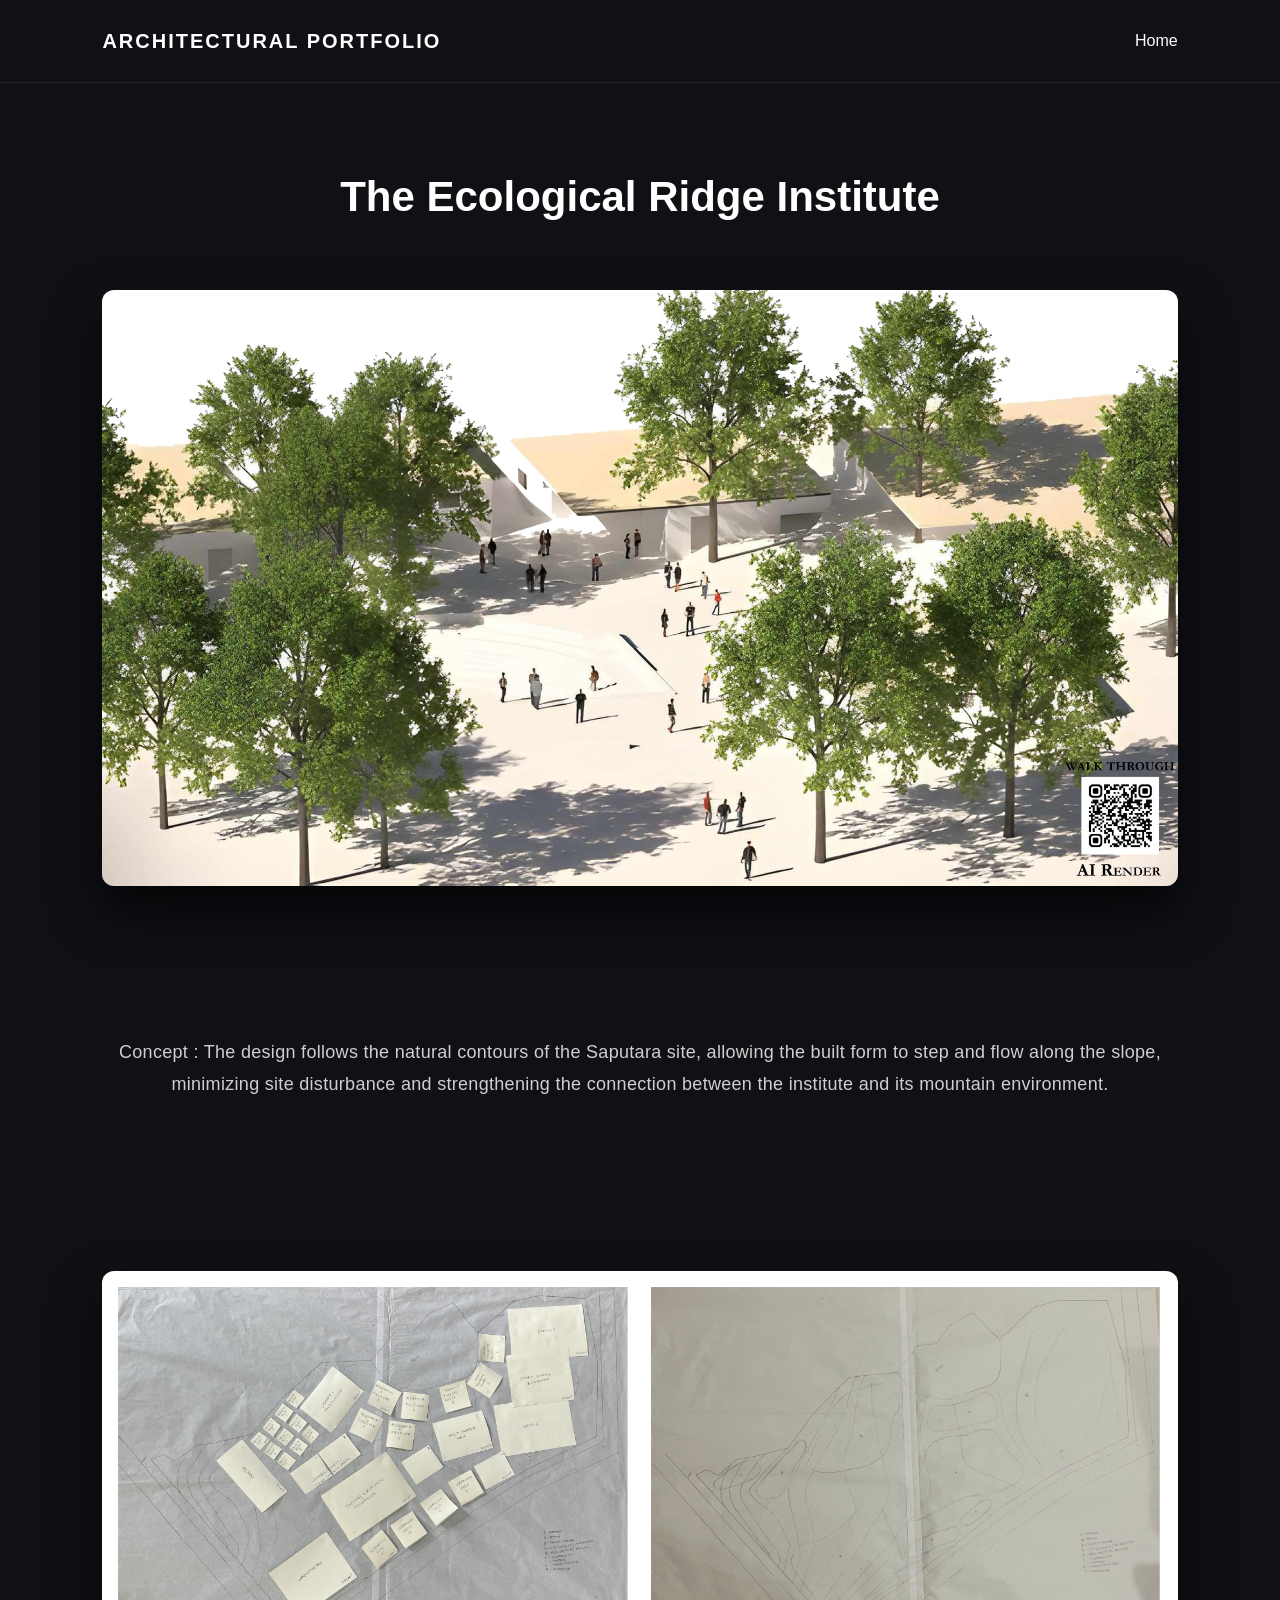
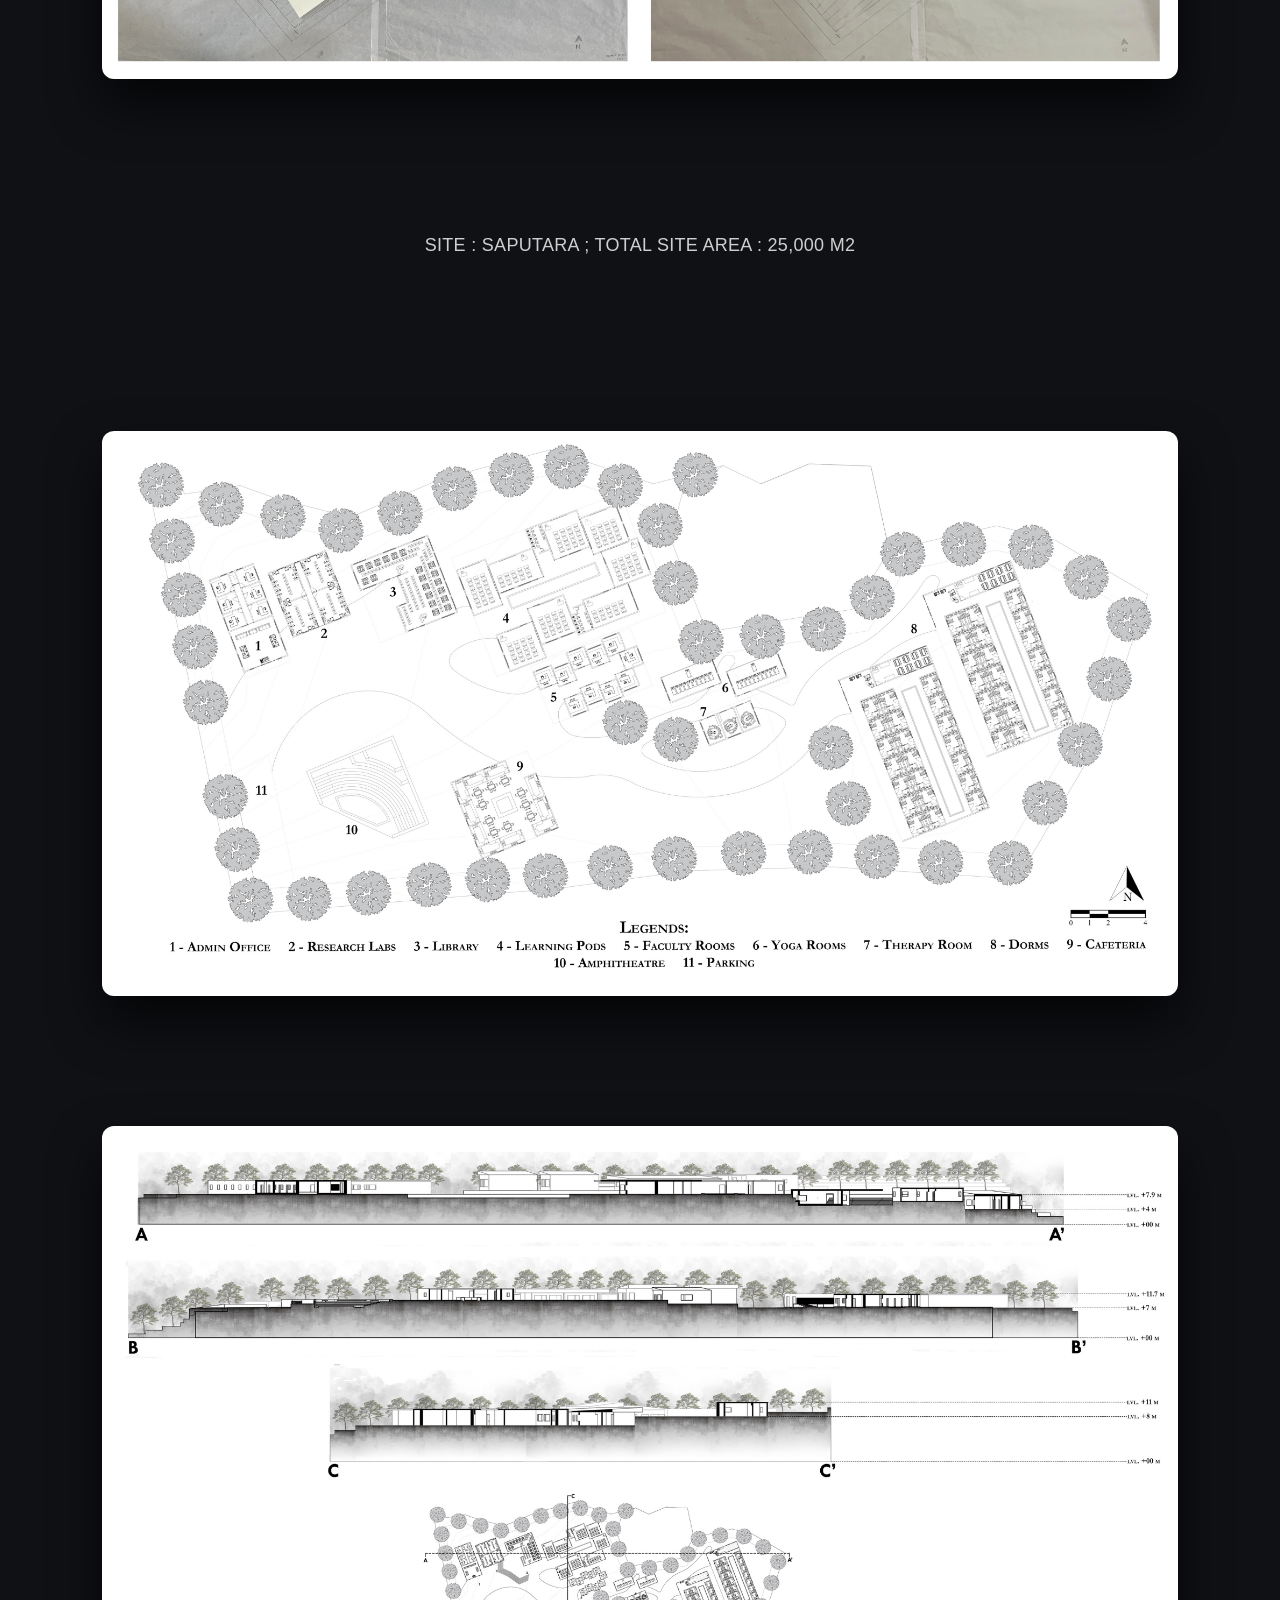
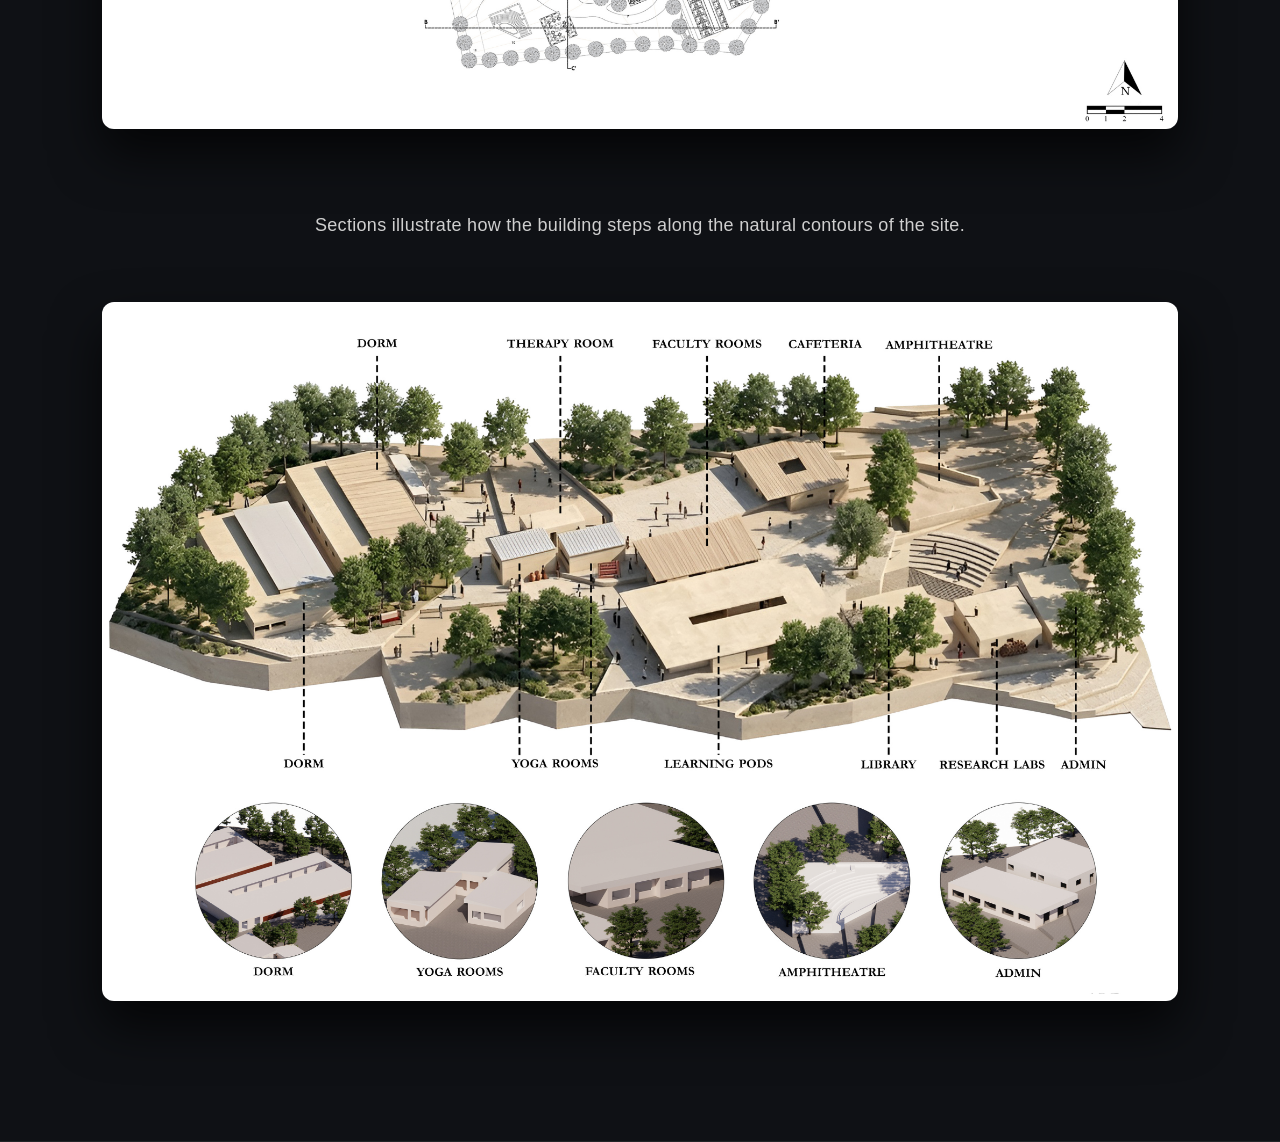
<file: project4.html>
<!DOCTYPE html>
<html lang="en">

<head>

<meta charset="UTF-8">
<title>The Ecological Ridge Institute</title>

<link rel="stylesheet" href="style.css">

<style>

/* PAGE */

body{
margin:0;
font-family:'Poppins',sans-serif;
background:#0f1115;
color:white;
}


/* HEADER */

header{
display:flex;
justify-content:space-between;
align-items:center;
padding:25px 8%;
border-bottom:1px solid #222;
}

.logo{
font-size:20px;
letter-spacing:2px;
}

nav a{
color:white;
text-decoration:none;
font-size:16px;
}


/* PROJECT PAGE */

.project-page{
padding:80px 8%;
text-align:center;
}

.project-page h1{
font-size:42px;
margin-bottom:60px;
}


/* CONTENT LAYOUT */

.project-content{
max-width:1100px;
margin:auto;
display:flex;
flex-direction:column;
gap:70px;
text-align:left;
}


/* TEXT */

.project-block p{
font-size:18px;
line-height:1.8;
color:#cfcfcf;
letter-spacing:0.3px;
}


/* IMAGE */

.project-block img{
width:100%;
border-radius:12px;
cursor:pointer;
box-shadow:0 25px 50px rgba(0,0,0,0.7);
transition:0.4s;
}

.project-block img:hover{
transform:scale(1.02);
}


/* FULLSCREEN IMAGE VIEWER */

#imageViewer{
position:fixed;
top:0;
left:0;
width:100%;
height:100%;
background:rgba(0,0,0,0.95);
display:none;
justify-content:center;
align-items:center;
z-index:999;
}

#viewerImg{
max-width:90%;
max-height:90%;
border-radius:10px;
}

#closeBtn{
position:absolute;
top:30px;
right:40px;
font-size:40px;
color:white;
cursor:pointer;
}

</style>

</head>


<body>


<header>

<div class="logo">ARCHITECTURAL PORTFOLIO</div>

<nav>
<a href="index.html">Home</a>
</nav>

</header>



<section class="project-page">

<h1>The Ecological Ridge Institute</h1>


<div class="project-content">


<!-- TEXT -->




<!-- IMAGE -->

<div class="project-block">

<img src="6.png" onclick="openImage(this.src)">

</div>
<div class="project-block">

<p>
Concept : The design follows the natural contours of the Saputara site, allowing the built form to step and flow along the slope, minimizing site disturbance and strengthening the connection between the institute and its mountain environment.
</p>

</div>
<div class="project-block">

<img src="PROJECT 01 - 02 (2).png" onclick="openImage(this.src)">

</div>


<!-- TEXT -->

<div class="project-block">

<p>
SITE : SAPUTARA ; TOTAL SITE AREA : 25,000 M2
</p>

</div>


<!-- IMAGE -->

<div class="project-block">

<img src="7.png" onclick="openImage(this.src)">

</div>

<div class="project-block">

<img src="8.png" onclick="openImage(this.src)">

</div>


</div>
<div class="project-block">

<p>
Sections illustrate how the building steps 
along the natural contours of the site.
</p>

</div>


<div class="project-block">

<img src="9.png" onclick="openImage(this.src)">

</div>

</section>



<!-- FULLSCREEN IMAGE VIEWER -->

<div id="imageViewer">

<span id="closeBtn" onclick="closeImage()">✕</span>

<img id="viewerImg">

</div>



<script>

function openImage(src){
document.getElementById("imageViewer").style.display="flex";
document.getElementById("viewerImg").src=src;
}

function closeImage(){
document.getElementById("imageViewer").style.display="none";
}

</script>


</body>
</html>
</file>
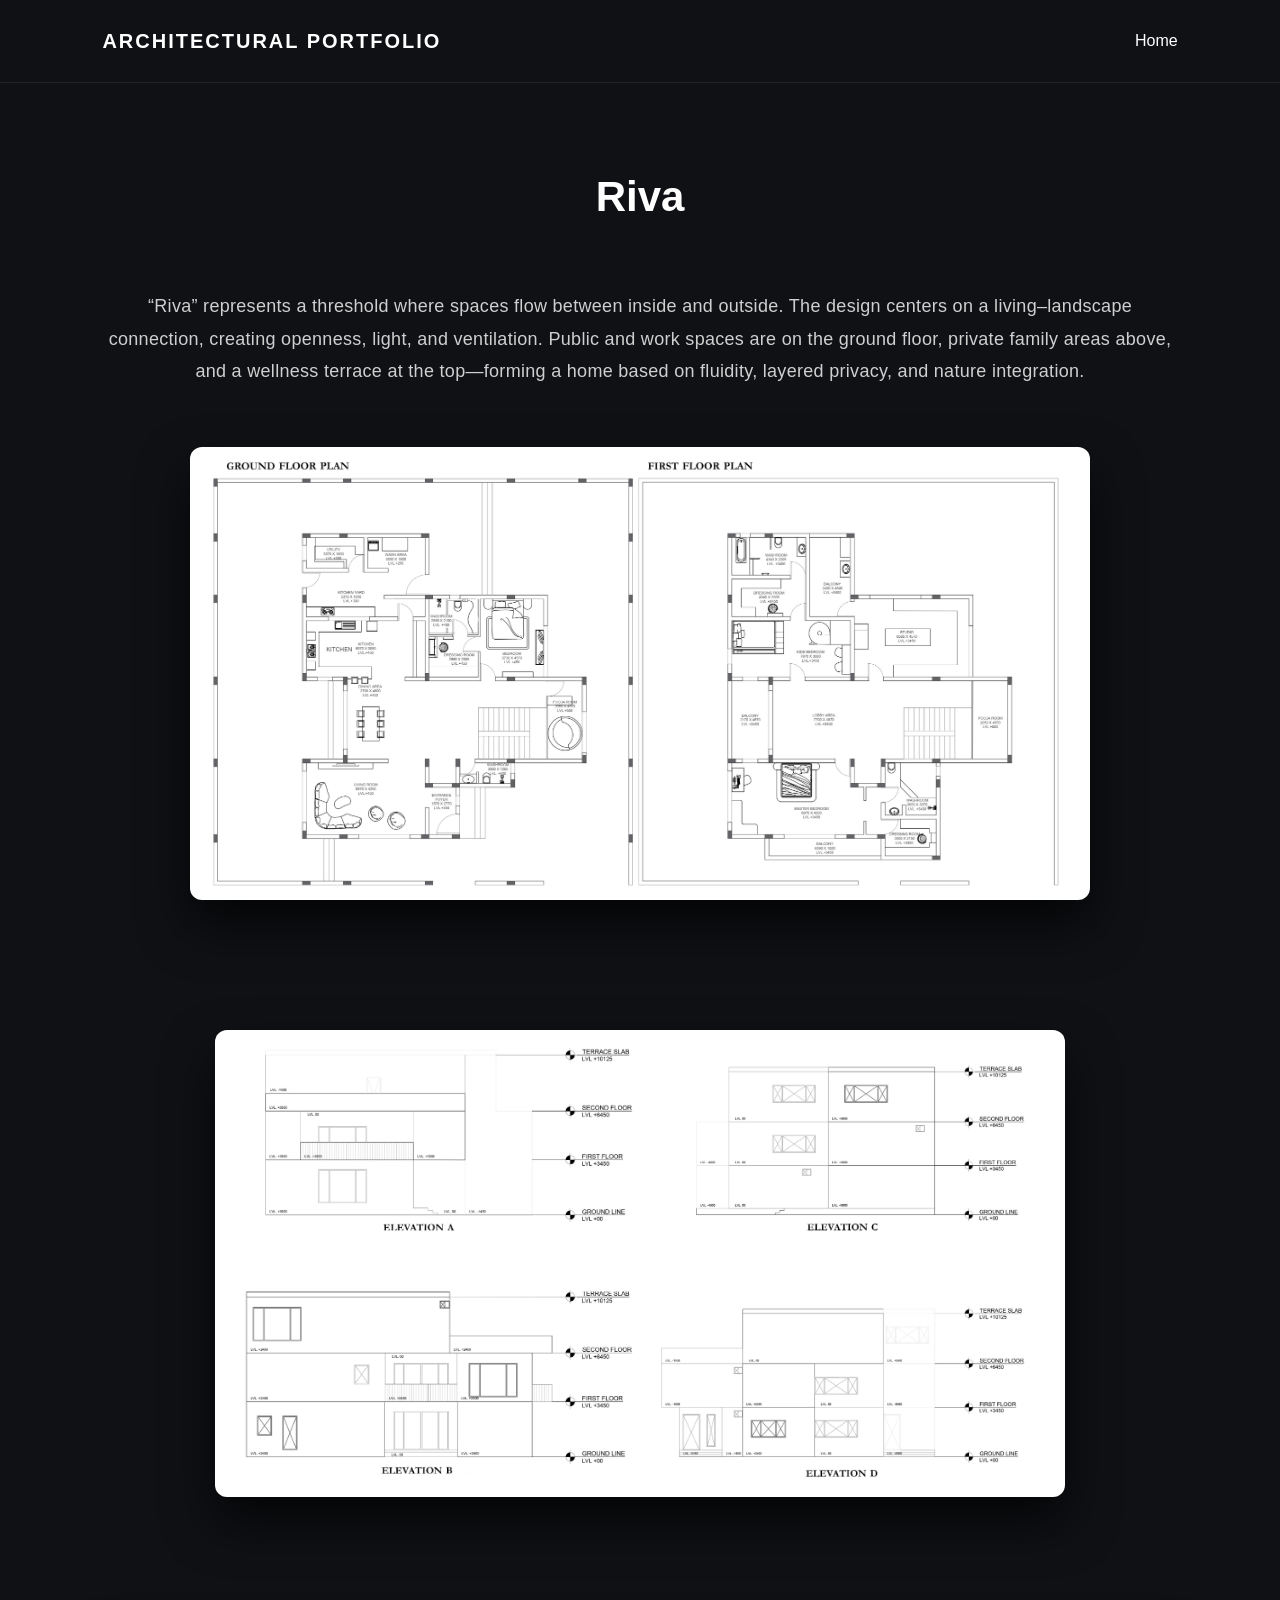
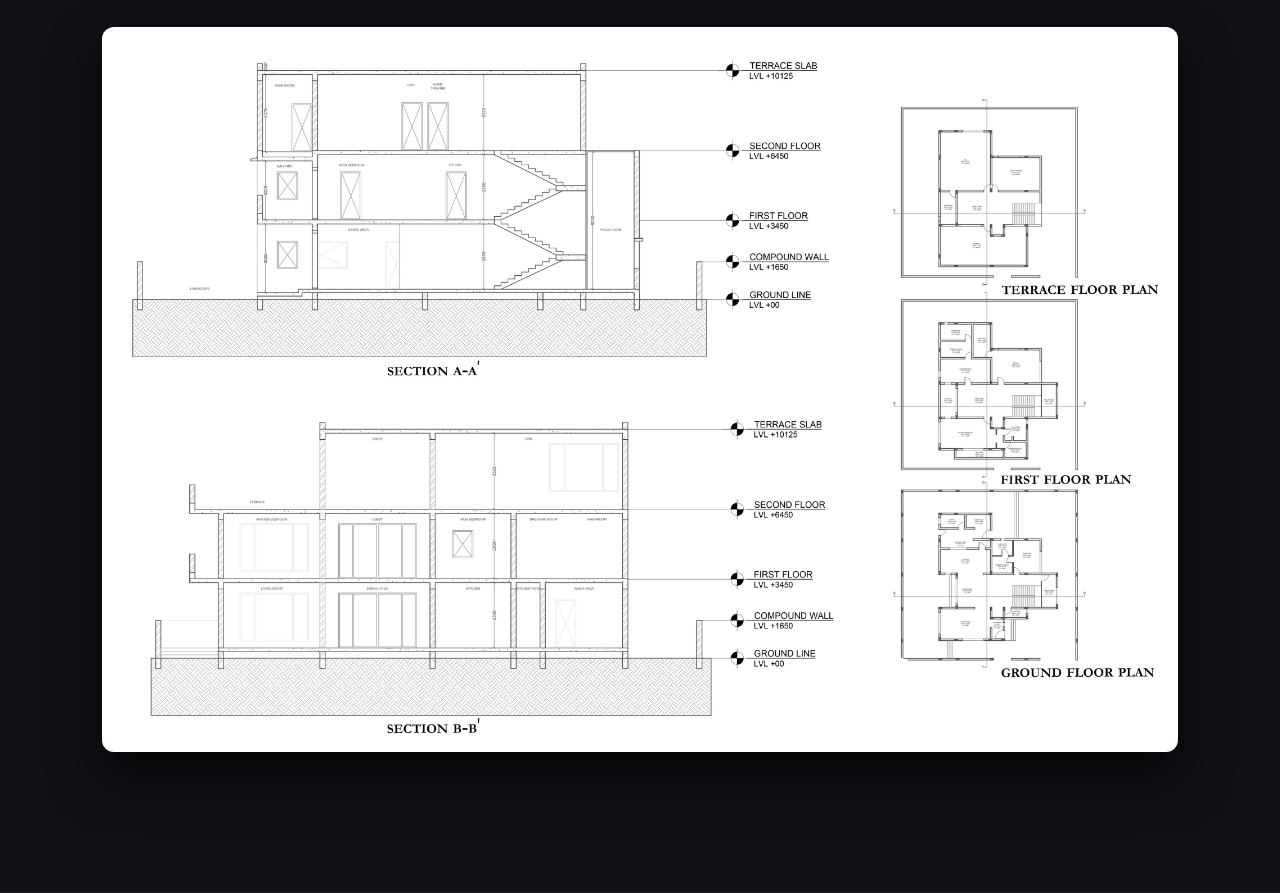
<file: project5.html>
<!DOCTYPE html>
<html lang="en">

<head>

<meta charset="UTF-8">
<title>Riva</title>

<link rel="stylesheet" href="style.css">

<style>

/* PAGE */

body{
margin:0;
font-family:'Poppins',sans-serif;
background:#0f1115;
color:white;
}


/* HEADER */

header{
display:flex;
justify-content:space-between;
align-items:center;
padding:25px 8%;
border-bottom:1px solid #222;
}

.logo{
font-size:20px;
letter-spacing:2px;
}

nav a{
color:white;
text-decoration:none;
font-size:16px;
}


/* PROJECT PAGE */

.project-page{
padding:80px 8%;
text-align:center;
}

.project-page h1{
font-size:42px;
margin-bottom:60px;
}


/* CONTENT LAYOUT */

.project-content{
max-width:1100px;
margin:auto;
display:flex;
flex-direction:column;
gap:70px;
text-align:left;
}


/* TEXT */

.project-block p{
font-size:18px;
line-height:1.8;
color:#cfcfcf;
letter-spacing:0.3px;
}


/* IMAGE */

.project-block img{
width:100%;
border-radius:12px;
cursor:pointer;
box-shadow:0 25px 50px rgba(0,0,0,0.7);
transition:0.4s;
}

.project-block img:hover{
transform:scale(1.02);
}


/* SMALL IMAGE (for PROJECT 04-05) */

.small-image{
width:45%;
display:block;
margin:auto;
}


/* FULLSCREEN IMAGE VIEWER */

#imageViewer{
position:fixed;
top:0;
left:0;
width:100%;
height:100%;
background:rgba(0,0,0,0.95);
display:none;
justify-content:center;
align-items:center;
z-index:999;
}

#viewerImg{
max-width:90%;
max-height:90%;
border-radius:10px;
}

#closeBtn{
position:absolute;
top:30px;
right:40px;
font-size:40px;
color:white;
cursor:pointer;
}

</style>

</head>


<body>


<header>

<div class="logo">ARCHITECTURAL PORTFOLIO</div>

<nav>
<a href="index.html">Home</a>
</nav>

</header>



<section class="project-page">

<h1>Riva</h1>
<div class="project-block">
<p>
“Riva” represents a threshold where spaces flow between inside and outside. The design centers on a living–landscape connection, creating openness, light, and ventilation. Public and work spaces are on the ground floor, private family areas above, and a wellness terrace at the top—forming a home based on fluidity, layered privacy, and nature integration.
</p>
</div>

<div class="project-content">


<div class="project-block">
<img src="23.png" class="small-image2" onclick="openImage(this.src)">
</div>



<div class="project-block">
<img src="24.png" class="small-image1" onclick="openImage(this.src)">
</div>




<div class="project-block">
<img src="25.png" onclick="openImage(this.src)">
</div>







</section>



<!-- FULLSCREEN IMAGE VIEWER -->

<div id="imageViewer">

<span id="closeBtn" onclick="closeImage()">✕</span>

<img id="viewerImg">

</div>



<script>

function openImage(src){
document.getElementById("imageViewer").style.display="flex";
document.getElementById("viewerImg").src=src;
}

function closeImage(){
document.getElementById("imageViewer").style.display="none";
}

</script>


</body>
</html>
</file>
<file: style.css>
/* =========================
GLOBAL RESET
========================= */

*{
margin:0;
padding:0;
box-sizing:border-box;
}

body{
font-family:'Poppins',sans-serif;
background:#0f1115;
color:#e5e5e5;
line-height:1.6;
scroll-behavior:smooth;
}

img{
max-width:100%;
display:block;
}

/* =========================
SECTION DIVIDERS
========================= */

section{
border-bottom:1px solid rgba(255,255,255,0.08);
}

/* =========================
HEADER
========================= */

header{
display:flex;
justify-content:space-between;
align-items:center;
padding:25px 8%;
background:#0f1115;
position:sticky;
top:0;
z-index:1000;
border-bottom:1px solid rgba(255,255,255,0.08);
}

.logo{
font-size:22px;
font-weight:600;
letter-spacing:1px;
color:white;
}

nav a{
margin-left:30px;
text-decoration:none;
color:#e5e5e5;
font-weight:500;
position:relative;
transition:.3s;
}

nav a::after{
content:"";
position:absolute;
left:0;
bottom:-5px;
width:0%;
height:2px;
background:#2e5e6b;
transition:.3s;
}

nav a:hover::after{
width:100%;
}

nav a.active{
color:#2e5e6b;
font-weight:600;
}

/* =========================
HERO
========================= */

.hero{
height:100vh;
background:url("MAINSS.jpg.jpeg") center/cover no-repeat;
display:flex;
align-items:center;
justify-content:center;
text-align:center;
color:white;
position:relative;
}

.hero::before{
content:"";
position:absolute;
top:0;
left:0;
width:100%;
height:100%;
background:rgba(0,0,0,0.45);
}

.hero-content{
position:relative;
z-index:2;
}

.hero h1{
font-size:55px;
letter-spacing:3px;
}

.hero p{
margin-top:15px;
font-size:18px;
opacity:.9;
}

/* =========================
PROJECT SECTION
========================= */

.projects-section{
padding:120px 8%;
background:#0f1115;
}

.projects-title{
font-size:38px;
margin-bottom:70px;
text-align:center;
color:white;
}

.projects-title::after{
content:"";
display:block;
width:80px;
height:2px;
background:white;
margin:18px auto 0;
opacity:0.3;
}

/* HORIZONTAL PROJECT SLIDER */

.projects-container{
display:flex;
flex-direction:row;
gap:40px;
overflow-x:auto;
overflow-y:hidden;
padding:40px 0;
scroll-snap-type:x mandatory;
}

.projects-container::-webkit-scrollbar{
display:none;
}

/* project cards */

.project-item{
flex:0 0 85%;
max-width:1200px;
position:relative;
border-radius:18px;
overflow:hidden;
text-decoration:none;
color:white;
box-shadow:0 40px 80px rgba(0,0,0,0.7);
scroll-snap-align:center;
transition:transform .4s ease;
}

.project-item:hover{
transform:scale(1.03);
}

/* image */

.project-item img{
width:100%;
height:620px;
object-fit:cover;
display:block;
transition:transform 1s ease;
}

.project-item:hover img{
transform:scale(1.08);
}

/* overlay */

.project-overlay{
position:absolute;
bottom:0;
left:0;
width:100%;
padding:40px;
background:linear-gradient(to top, rgba(0,0,0,0.85), transparent);
}

.project-overlay h3{
font-size:30px;
margin-bottom:5px;
}

.project-overlay p{
font-size:15px;
opacity:.9;
margin-bottom:10px;
}

.project-overlay span{
font-size:14px;
letter-spacing:1px;
}

/* =========================
ABOUT SECTION
========================= */

.about-section{
padding:110px 8%;
background:#111418;
}

.profile-container{
display:flex;
align-items:center;
justify-content:center;
gap:60px;
flex-wrap:wrap;
}

.profile-image img{
width:220px;
border-radius:12px;
}

.profile-info{
max-width:600px;
}

.profile-tag{
font-size:12px;
letter-spacing:2px;
color:#888;
margin-bottom:10px;
}

.profile-info h2{
font-size:32px;
margin-bottom:5px;
color:white;
}

.profile-info h4{
font-weight:500;
color:#aaa;
margin-bottom:15px;
}

.profile-desc{
color:#ccc;
margin-bottom:20px;
}

.contact-info p{
margin:4px 0;
color:#bbb;
}

.cv-btn{
display:inline-block;
margin-top:15px;
color:#2e5e6b;
text-decoration:none;
font-weight:500;
}

/* =========================
GALLERY PAGE
========================= */

.gallery-page{
padding:100px 8%;
text-align:center;
background:#0f1115;
}

.gallery-page h1{
font-size:36px;
margin-bottom:50px;
color:white;
}

.gallery-grid{
display:grid;
grid-template-columns:repeat(auto-fit,minmax(280px,1fr));
gap:30px;
}

/* gallery cards */

.project-card{
background:#171a1f;
border-radius:12px;
overflow:hidden;
box-shadow:0 15px 35px rgba(0,0,0,0.6);
transition:.4s;
}

.project-card img{
width:100%;
height:220px;
object-fit:cover;
}

.project-card:hover{
transform:translateY(-8px);
box-shadow:0 25px 50px rgba(0,0,0,0.8);
}

/* =========================
PROJECT DETAIL PAGES
========================= */

.project-page{
padding:100px 8%;
background:#0f1115;
text-align:center;
}

.project-page h1{
font-size:40px;
margin-bottom:60px;
color:white;
}

.project-gallery{
display:grid;
grid-template-columns:repeat(auto-fit,minmax(400px,1fr));
gap:40px;
max-width:1200px;
margin:auto;
}

.project-gallery img{
border-radius:12px;
box-shadow:0 20px 45px rgba(0,0,0,0.7);
transition:.4s;
}

.project-gallery img:hover{
transform:scale(1.05);
}

/* =========================
INTERACTIVE FOOTER
========================= */

.footer{
background:#0f1115;
color:white;
padding:110px 8% 40px;
}

.footer-container{
display:flex;
justify-content:space-between;
gap:80px;
flex-wrap:wrap;
}

.footer-left h2{
font-size:40px;
margin-bottom:20px;
}

.footer-left p{
color:#aaa;
max-width:400px;
line-height:1.7;
}

.footer-right{
display:flex;
flex-direction:column;
gap:25px;
}

.footer-contact p{
font-size:12px;
letter-spacing:2px;
color:#777;
margin-bottom:5px;
}

.footer-contact a,
.footer-contact span{
font-size:18px;
text-decoration:none;
color:white;
transition:.3s;
}

.footer-contact a:hover{
color:#2e5e6b;
transform:translateX(6px);
display:inline-block;
}

.footer-bottom{
margin-top:60px;
border-top:1px solid rgba(255,255,255,0.1);
padding-top:20px;
text-align:center;
color:#777;
font-size:14px;
}

/* =========================
RESPONSIVE
========================= */

@media(max-width:768px){

header{
flex-direction:column;
padding:20px;
}

nav{
margin-top:10px;
}

nav a{
margin:0 10px;
}

.hero h1{
font-size:32px;
}

.project-item img{
height:420px;
}

.profile-container{
flex-direction:column;
text-align:center;
}

.project-gallery{
grid-template-columns:1fr;
}


}
/* =========================
LIGHTBOX FULLSCREEN VIEWER
========================= */

.lightbox{
display:none;
position:fixed;
z-index:2000;
left:0;
top:0;
width:100%;
height:100%;
background:rgba(0,0,0,0.95);
justify-content:center;
align-items:center;
}

.lightbox img{
max-width:90%;
max-height:90%;
object-fit:contain;
border-radius:10px;
box-shadow:0 30px 80px rgba(0,0,0,0.8);
}

/* close button */

.close{
position:absolute;
top:30px;
right:60px;
font-size:40px;
color:white;
cursor:pointer;
transition:0.3s;
}

.close:hover{
transform:scale(1.2);
color:#2e5e6b;
}
/* CONTACT ITEMS */

.footer-contact{
margin-bottom:25px;
padding-bottom:10px;
border-bottom:1px solid rgba(255,255,255,0.08);
transition:all 0.3s ease;
}

.footer-contact:hover{
transform:translateX(6px);
border-bottom:1px solid #ffffff;
}

.footer-contact p{
font-size:12px;
color:#8a8a8a;
letter-spacing:1px;
text-transform:uppercase;
margin-bottom:4px;
}

.footer-contact a,
.footer-contact span{
font-size:17px;
color:#ffffff;
text-decoration:none;
font-weight:500;
}

.footer-contact a:hover{
opacity:0.7;
}
/* content layout */

.project-content{
max-width:1100px;
margin:auto;
display:flex;
flex-direction:column;
gap:60px;
text-align:left;
}

/* text block */

.project-block p{
font-size:18px;
line-height:1.8;
color:#d1d1d1;
}

/* image */

.project-block img{
width:100%;
border-radius:12px;
cursor:pointer;
box-shadow:0 20px 45px rgba(0,0,0,0.6);
transition:0.4s;
}

.project-block img:hover{
transform:scale(1.02);
}


/* fullscreen viewer */

#imageViewer{
position:fixed;
top:0;
left:0;
width:100%;
height:100%;
background:rgba(0,0,0,0.95);
display:none;
justify-content:center;
align-items:center;
z-index:9999;
}

#viewerImg{
max-width:90%;
max-height:90%;
border-radius:8px;
}

#closeBtn{
position:absolute;
top:30px;
right:40px;
font-size:40px;
color:white;
cursor:pointer;
z-index:10000;
}

header{
z-index:1;
}
.project-block p{
font-size:18px;
line-height:1.8;
color:#cfcfcf;
margin-top:20px;
margin-bottom:40px;
text-align:center;
}


.project-block{
margin-bottom:60px;
}



.small-image{
width:50%;
max-width:350px;
margin:auto;
display:block;
}

.small-image1{
width:50%;
max-width:850px;
margin:auto;
display:block;
}
.small-image2{
width:50%;
max-width:900px;
margin:auto;
display:block;
}
.small-image3{
width:50%;
max-width:550px;
margin:auto;
display:block;
}
/* row of images */

.image-row{
display:flex;
gap:35px;
justify-content:center;
flex-wrap:wrap;
margin-top:40px;
}

.image-row img{
width:23%;      /* smaller width */
height:auto;    /* keeps full image */
border-radius:12px;
cursor:pointer;
box-shadow:0 25px 50px rgba(0,0,0,0.7);
transition:0.4s;
}

.image-row img:hover{
transform:scale(1.02);
}
/* ---------- Gallery ---------- */
.image-gallery {
  display: flex;
  justify-content: center;
  gap: 12px;
  flex-wrap: wrap;
  margin-top: 20px;
}

/* Small thumbnails */
.image-gallery img {
  width: 200px;
  height: 200px;
  object-fit: cover;
  border-radius: 12px;
  cursor: pointer;

  transition: 0.3s ease;
  box-shadow: 0 4px 12px rgba(0,0,0,0.3);
}

.image-gallery img:hover {
  transform: scale(1.1);
  box-shadow: 0 8px 25px rgba(0,0,0,0.6);
}

/* ---------- Lightbox ---------- */
.lightbox {
  position: fixed;
  top: 0;
  left: 0;
  width: 100%;
  height: 100%;

  background: rgba(0, 0, 0, 0.9);

  display: flex;
  justify-content: center;
  align-items: center;

  opacity: 0;
  pointer-events: none;
  transition: 0.3s ease;
}

/* When clicked */
.lightbox:target {
  opacity: 1;
  pointer-events: auto;
}

/* BIG IMAGE */
.lightbox img {
  max-width: 90vw;
  max-height: 90vh;
  object-fit: contain;

  border-radius: 10px;
  box-shadow: 0 10px 40px rgba(0,0,0,0.7);

  transform: scale(0.95);
  transition: 0.3s ease;
}

.lightbox:target img {
  transform: scale(1);
}

/* Optional close hint */
.lightbox::after {
  content: "Click anywhere to close";
  position: absolute;
  bottom: 20px;
  color: #ccc;
  font-size: 14px;
}
.section-title {
  text-align: center;
  font-size: 28px;
  margin-bottom: 20px;
  letter-spacing: 1px;
}
.small-image1,
.small-image2 {
  width:45%;
  display:block;
  margin:auto;
}
/* VISUAL EXPLORATION SECTION */

.visual-section{
padding:80px 8%;
text-align:center;
border-top:1px solid #1a1a1a;
}

.visual-title{
font-size:28px;
margin-bottom:50px;
letter-spacing:1px;
}

/* GALLERY GRID */

.visual-gallery{
display:flex;
justify-content:center;
gap:25px;
flex-wrap:wrap;
}

/* IMAGES */

.visual-gallery img{
width:180px;
height:180px;
object-fit:cover;
border-radius:14px;
transition:0.3s;
cursor:pointer;
}

.visual-gallery img:hover{
transform:scale(1.05);
box-shadow:0 15px 40px rgba(0,0,0,0.5);
}
</file>
